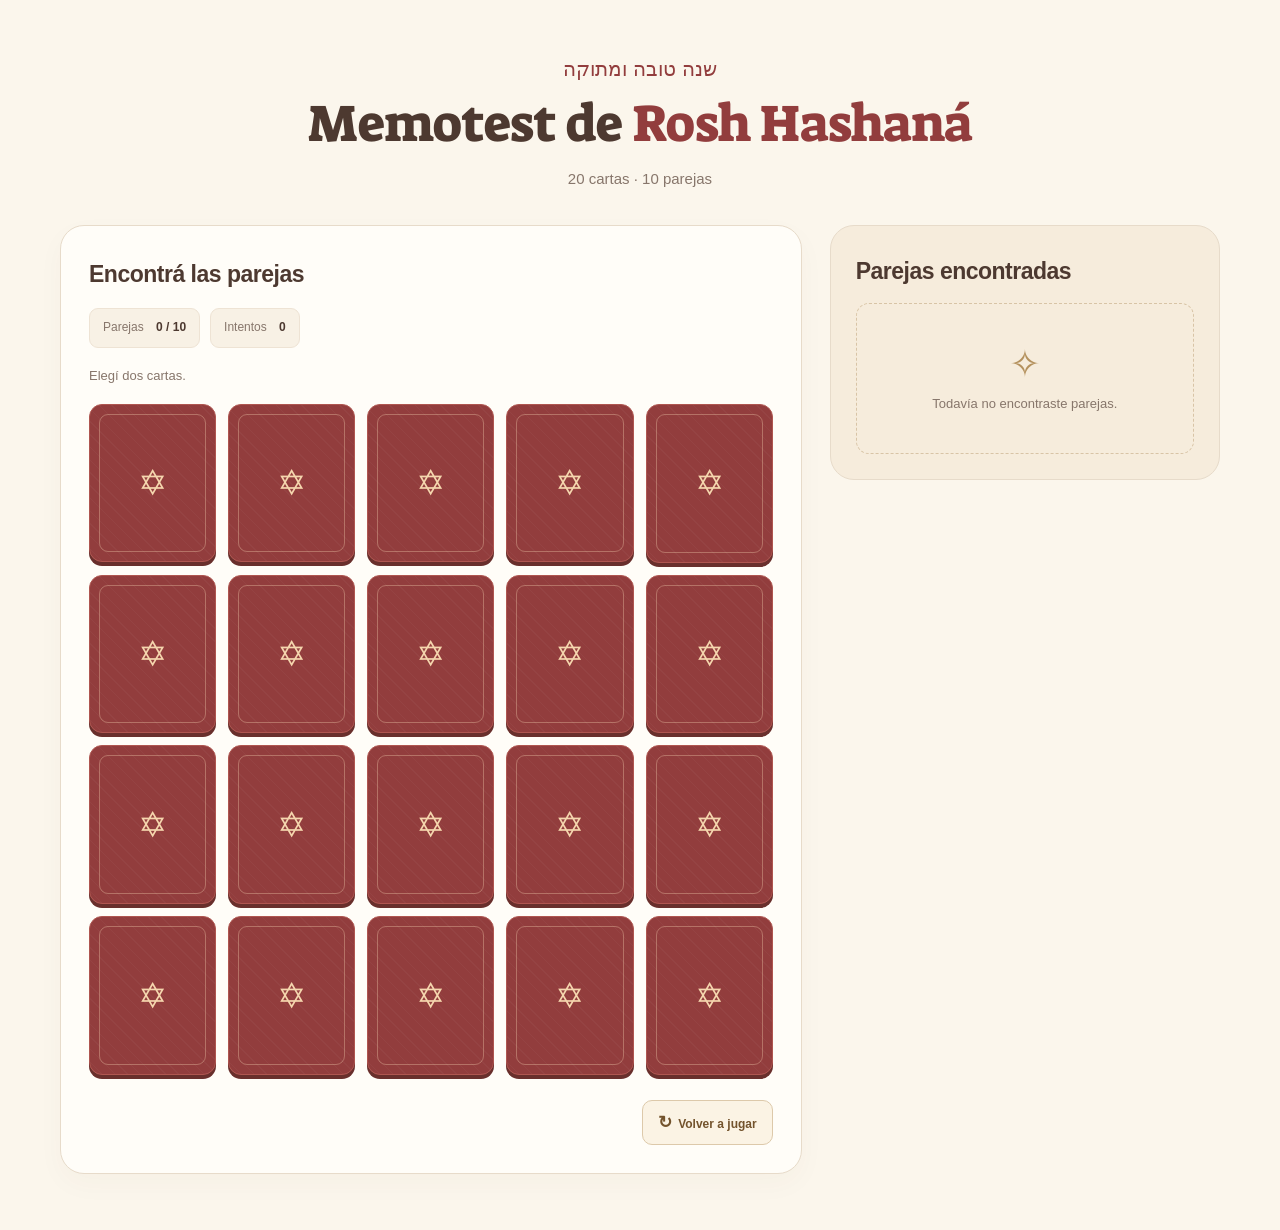
<file: memotest/index.html>
<!DOCTYPE html>
<html lang="es">
<head>
  <meta charset="UTF-8">
  <meta name="viewport" content="width=device-width, initial-scale=1.0">
  <meta name="theme-color" content="#923d3d">

  <title>Memotest de Rosh Hashaná</title>

  <link rel="preconnect" href="https://fonts.googleapis.com">
  <link rel="preconnect" href="https://fonts.gstatic.com" crossorigin>
  <link
    href="https://fonts.googleapis.com/css2?family=Suez+One&display=swap"
    rel="stylesheet"
  >

  <link rel="stylesheet" href="style.css">
  <script src="main.js" defer></script>
</head>

<body>
  <header class="encabezado">
    <p class="hebreo" lang="he" dir="rtl">
      שנה טובה ומתוקה
    </p>

    <h1>Memotest de <span>Rosh Hashaná</span></h1>
    <p class="introduccion">20 cartas · 10 parejas</p>
  </header>

  <main class="juego">
    <section class="zona-tablero" aria-labelledby="titulo-tablero">
      <div class="cabecera-tablero">
        <div>
          <h2 id="titulo-tablero">Encontrá las parejas</h2>
        </div>
      </div>

      <div class="marcadores">
        <p>
          Parejas
          <strong id="contadorParejas">0 / 10</strong>
        </p>

        <p>
          Intentos
          <strong id="contadorIntentos">0</strong>
        </p>
      </div>

      <p id="mensaje" role="status" aria-live="polite"></p>

      <div class="mesa">
        <div id="tablero" aria-label="Cartas del memotest"></div>

        <div id="victoria" hidden>
  <h3>¡Shaná tová!</h3>
  <p>Encontraste las 10 parejas.</p>
  <p>Tu número para el candado es:</p>
  <strong class="numero-premio">5</strong>
</div>
      </div>

      <div class="pie-tablero">
        <button
          id="reiniciar"
          type="button"
          onclick="reiniciarJuego()"
        >
          <span aria-hidden="true">↻</span>
          Volver a jugar
        </button>
      </div>
    </section>

    <aside aria-labelledby="titulo-coleccion">
      <h2 id="titulo-coleccion">Parejas encontradas</h2>

      <div id="sinEncontrados">
        <span aria-hidden="true">✧</span>
        <p>Todavía no encontraste parejas.</p>
      </div>

      <section id="detalle" hidden aria-labelledby="nombreSimbolo">
        <h3 id="nombreSimbolo"></h3>
        <p id="infoSimbolo"></p>

        <a
          id="fuenteSimbolo"
          target="_blank"
          rel="noopener noreferrer"
        >
          Leer más
        </a>
      </section>

      <div id="encontrados" aria-label="Parejas descubiertas"></div>
    </aside>
  </main>
</body>
</html>
</file>
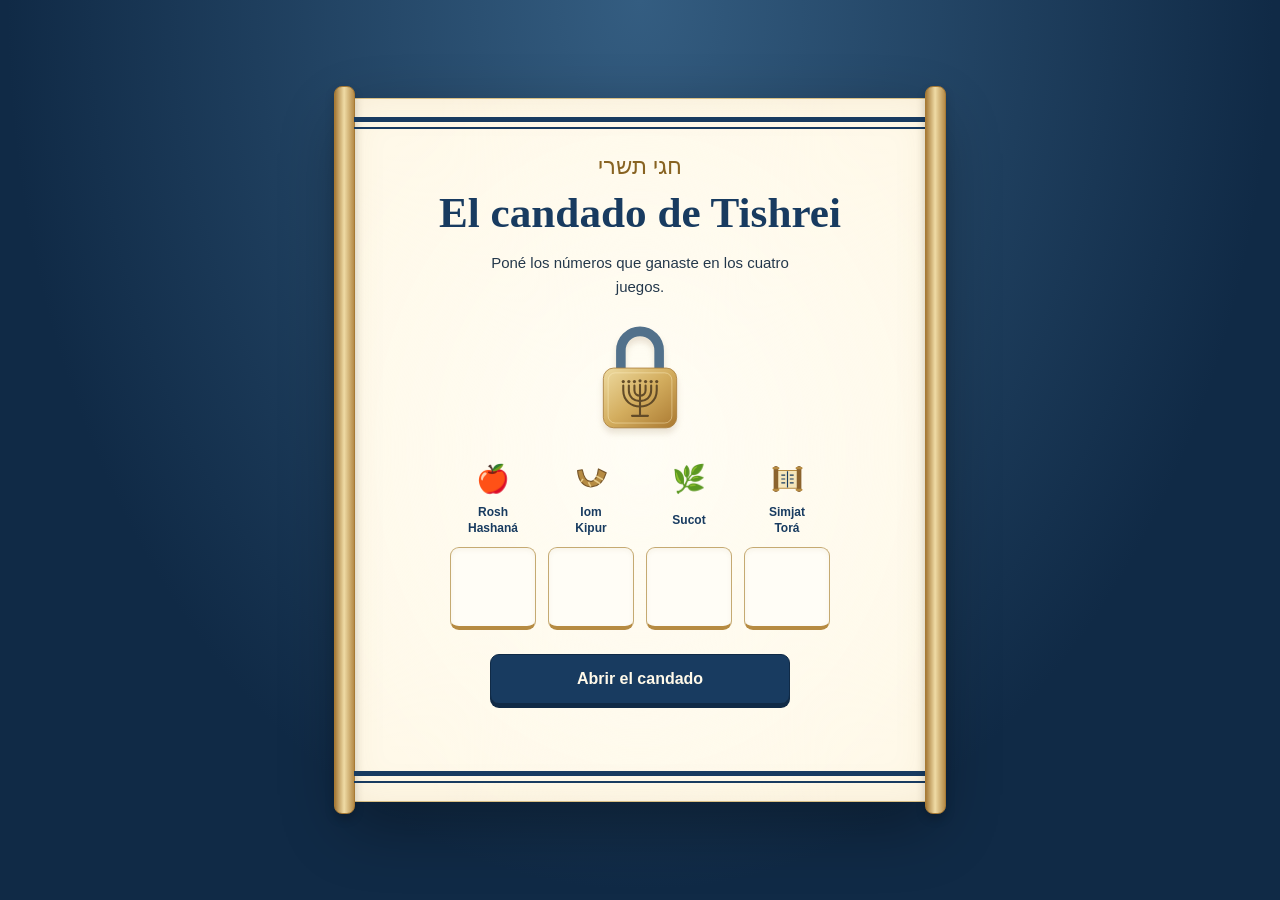
<file: candado.html>
<!DOCTYPE html>
<html lang="es">
<head>
  <meta charset="UTF-8">
  <meta name="viewport" content="width=device-width, initial-scale=1">
  <title>El candado de Tishrei</title>

  <style>
    :root {
      color-scheme: light;
      --azul: #183b60;
      --azul-oscuro: #102a46;
      --dorado: #b68b42;
      --papel: #fff9e9;
      --tinta: #24384b;
    }

    * {
      box-sizing: border-box;
    }

    [hidden] {
      display: none !important;
    }

    body {
      min-height: 100vh;
      min-height: 100svh;
      margin: 0;
      padding: 40px 28px;
      display: grid;
      place-items: center;
      background:
        radial-gradient(ellipse at top, #345d81, transparent 70%),
        var(--azul-oscuro);
      color: var(--tinta);
      font-family: Arial, sans-serif;
    }

    button,
    input {
      font: inherit;
    }

    .tarjeta {
      position: relative;
      isolation: isolate;
      width: 100%;
      max-width: 590px;
      padding: 54px 34px 42px;
      border: 1px solid #d9bf85;
      border-radius: 5px;
      background:
        radial-gradient(ellipse at center, #fffdf5, transparent 85%),
        var(--papel);
      box-shadow:
        0 24px 65px #0005,
        inset 0 0 40px #bb8b3020;
      text-align: center;
    }

    /* Rodillos del pergamino. */
    .tarjeta::before,
    .tarjeta::after {
      content: "";
      position: absolute;
      top: -13px;
      bottom: -13px;
      width: 19px;
      border: 1px solid #a77a35;
      border-radius: 8px;
      background: linear-gradient(
        90deg,
        #a67a38,
        #efdba5 48%,
        #b58b48
      );
      box-shadow: 0 5px 10px #0003;
    }

    .tarjeta::before {
      left: -12px;
    }

    .tarjeta::after {
      right: -12px;
    }

    .banda {
      position: absolute;
      left: 8px;
      right: 8px;
      height: 12px;
      border-top: 5px solid var(--azul);
      border-bottom: 2px solid var(--azul);
      pointer-events: none;
    }

    .banda.arriba {
      top: 18px;
    }

    .banda.abajo {
      bottom: 18px;
    }

    .hebreo {
      margin: 0 0 8px;
      color: #886321;
      font: 23px Georgia, serif;
    }

    h1 {
      margin: 0;
      color: var(--azul);
      font: 700 clamp(1.8rem, 5vw, 2.7rem)/1.15 Georgia, serif;
    }

    .intro {
      max-width: 340px;
      margin: 14px auto 22px;
      font-size: 15px;
      line-height: 1.6;
    }

    .candado {
      display: block;
      width: 102px;
      height: 118px;
      margin: 22px auto;
      overflow: visible;
      filter: drop-shadow(0 5px 3px #67471525);
    }

    .candado-arco {
      transform-origin: 88px 59px;
      transition: transform 500ms ease;
    }

    .candado.abierto .candado-arco {
      transform: translateY(-10px) rotate(24deg);
    }

    .codigo {
      display: grid;
      grid-template-columns: repeat(4, minmax(0, 1fr));
      gap: 12px;
      max-width: 380px;
      margin: 0 auto 24px;
    }

    .casillero {
      min-width: 0;
      cursor: text;
    }

    .simbolo {
      display: flex;
      align-items: center;
      justify-content: center;
      height: 36px;
      margin-bottom: 6px;
      font-size: 27px;
    }

    .simbolo svg {
      width: 37px;
      height: 30px;
    }

    .nombre {
      display: flex;
      align-items: center;
      justify-content: center;
      min-height: 34px;
      margin-bottom: 10px;
      color: var(--azul);
      font-size: 12px;
      font-weight: 700;
      line-height: 1.35;
    }

    .digito {
      width: 100%;
      height: 83px;
      padding: 0;
      border: 1px solid #c5aa72;
      border-bottom: 4px solid var(--dorado);
      border-radius: 9px;
      background: #fffdf6;
      color: var(--azul);
      font: 700 37px Georgia, serif;
      text-align: center;
      caret-color: var(--dorado);
      box-shadow: inset 0 2px 5px #7a5a1810;
    }

    .digito:focus {
      border-color: var(--azul);
      outline: 3px solid #9cb7cc;
      outline-offset: 3px;
    }

    .aceptar {
      width: 100%;
      max-width: 300px;
      padding: 15px 22px;
      border: 1px solid var(--azul-oscuro);
      border-radius: 9px;
      background: var(--azul);
      color: #fff9e9;
      font-weight: 700;
      cursor: pointer;
      box-shadow: 0 4px 0 var(--azul-oscuro);
      transition: background 150ms, transform 150ms;
    }

    .aceptar:hover {
      background: #24517b;
    }

    .aceptar:active {
      transform: translateY(2px);
    }

    .aceptar:focus-visible {
      outline: 3px solid var(--dorado);
      outline-offset: 4px;
    }

    .mensaje {
      min-height: 38px;
      margin: 17px 0 0;
      color: #943b2b;
      font-size: 14px;
      line-height: 1.4;
    }

    .exito {
      padding: 8px 0 18px;
      animation: aparecer 350ms ease;
    }

    .exito h2 {
      margin: 0 0 10px;
      color: var(--azul);
      font: 700 30px Georgia, serif;
    }

    .exito h2:focus {
      outline: none;
    }

    .exito p {
      margin: 0;
      line-height: 1.6;
    }

    .sacudir {
      animation: sacudir 350ms ease;
    }

    #confeti {
      position: fixed;
      inset: 0;
      z-index: 2;
      width: 100%;
      height: 100%;
      pointer-events: none;
    }

    @keyframes sacudir {
      0%, 100% {
        transform: translateX(0);
      }

      25%, 75% {
        transform: translateX(-5px);
      }

      50% {
        transform: translateX(5px);
      }
    }

    @keyframes aparecer {
      from {
        opacity: 0;
        transform: translateY(6px);
      }

      to {
        opacity: 1;
        transform: translateY(0);
      }
    }

    @media (max-width: 420px) {
      body {
        padding: 28px 24px;
      }

      .tarjeta {
        padding: 48px 17px 32px;
      }

      .hebreo {
        font-size: 20px;
      }

      .codigo {
        gap: 8px;
      }

      .nombre {
        font-size: 11px;
      }

      .digito {
        height: 68px;
        font-size: 32px;
      }
    }

    @media (prefers-reduced-motion: reduce) {
      *,
      *::before,
      *::after {
        animation: none !important;
        transition: none !important;
      }
    }
  </style>
</head>

<body>
  <canvas id="confeti" aria-hidden="true"></canvas>

  <main class="tarjeta">
    <div class="banda arriba" aria-hidden="true"></div>
    <div class="banda abajo" aria-hidden="true"></div>

    <p class="hebreo" lang="he" dir="rtl">חגי תשרי</p>

    <h1 id="titulo">El candado de Tishrei</h1>

    <p id="intro" class="intro">
      Poné los números que ganaste en los cuatro juegos.
    </p>

    <svg
      id="candado"
      class="candado"
      viewBox="0 0 128 144"
      xmlns="http://www.w3.org/2000/svg"
      role="img"
      aria-label="Candado cerrado"
    >
      <defs>
        <linearGradient id="oro" x1="0" y1="0" x2="1" y2="1">
          <stop offset="0" stop-color="#eedba1"/>
          <stop offset=".5" stop-color="#d3ad5e"/>
          <stop offset="1" stop-color="#aa7931"/>
        </linearGradient>
      </defs>

      <path
        class="candado-arco"
        d="M40 63V35a24 24 0 0 1 48 0v28"
        fill="none"
        stroke="#52718b"
        stroke-width="12"
        stroke-linecap="round"
      />

      <rect
        x="18" y="57" width="92" height="75" rx="13"
        fill="url(#oro)" stroke="#a77a35"
      />

      <rect
        x="24" y="63" width="80" height="63" rx="9"
        fill="none" stroke="#fff1c5" opacity=".55"
      />

      <!-- Menorá de siete brazos. -->
      <g
        fill="none"
        stroke="#624b28"
        stroke-width="2.6"
        stroke-linecap="round"
      >
        <path d="M64 78v38M54 117h20"/>
        <path d="M43 79v6c0 27 42 27 42 0v-6"/>
        <path d="M50 79v6c0 18 28 18 28 0v-6"/>
        <path d="M57 79v6c0 9 14 9 14 0v-6"/>
      </g>

      <g fill="#624b28">
        <circle cx="43" cy="74" r="2"/>
        <circle cx="50" cy="74" r="2"/>
        <circle cx="57" cy="74" r="2"/>
        <circle cx="64" cy="73" r="2"/>
        <circle cx="71" cy="74" r="2"/>
        <circle cx="78" cy="74" r="2"/>
        <circle cx="85" cy="74" r="2"/>
      </g>
    </svg>

    <form id="formulario" novalidate>
      <div
        id="codigo"
        class="codigo"
        role="group"
        aria-label="Código de cuatro números"
      >
        <label class="casillero">
          <span class="simbolo" aria-hidden="true">🍎</span>
          <span class="nombre">Rosh<br>Hashaná</span>

          <input
            class="digito"
            type="text"
            inputmode="numeric"
            pattern="[0-9]"
            maxlength="1"
            autocomplete="one-time-code"
            aria-label="Número de Rosh Hashaná"
            aria-describedby="mensaje"
          >
        </label>

        <label class="casillero">
          <span class="simbolo" aria-hidden="true">
            <svg
              viewBox="0 0 48 36"
              xmlns="http://www.w3.org/2000/svg"
            >
              <path
                d="M6 7c1 14 8 22 19 21 9-1 15-8 18-18l-10-5c-1 9-4 15-9 16-6 1-10-5-12-15Z"
                fill="#b68b42"
                stroke="#78582c"
                stroke-width="1.6"
                stroke-linejoin="round"
              />
              <path
                d="m30 14 9 5M27 19l8 5M20 22l3 6M13 18l-3 4"
                fill="none"
                stroke="#e8cc8b"
                stroke-width="2"
              />
            </svg>
          </span>

          <span class="nombre">Iom<br>Kipur</span>

          <input
            class="digito"
            type="text"
            inputmode="numeric"
            pattern="[0-9]"
            maxlength="1"
            autocomplete="off"
            aria-label="Número de Iom Kipur"
            aria-describedby="mensaje"
          >
        </label>

        <label class="casillero">
          <span class="simbolo" aria-hidden="true">🌿</span>
          <span class="nombre">Sucot</span>

          <input
            class="digito"
            type="text"
            inputmode="numeric"
            pattern="[0-9]"
            maxlength="1"
            autocomplete="off"
            aria-label="Número de Sucot"
            aria-describedby="mensaje"
          >
        </label>

        <label class="casillero">
          <span class="simbolo" aria-hidden="true">
            <svg
              viewBox="0 0 48 36"
              xmlns="http://www.w3.org/2000/svg"
            >
              <path
                d="M10 7h28v23H10Z"
                fill="#f5e6bb"
                stroke="#b68b42"
                stroke-width="1.5"
              />
              <path
                d="M24 8v21M16 13h5m6 0h5m-16 5h5m6 0h5m-16 5h5m6 0h5"
                stroke="#183b60"
                stroke-width="1.5"
              />
              <path
                d="M9 4v28M39 4v28"
                stroke="#8b632e"
                stroke-width="6"
                stroke-linecap="round"
              />
              <path
                d="M6 4h6M36 4h6M6 32h6m24 0h6"
                stroke="#b68b42"
                stroke-width="3"
                stroke-linecap="round"
              />
            </svg>
          </span>

          <span class="nombre">Simjat<br>Torá</span>

          <input
            class="digito"
            type="text"
            inputmode="numeric"
            pattern="[0-9]"
            maxlength="1"
            autocomplete="off"
            aria-label="Número de Simjat Torá"
            aria-describedby="mensaje"
          >
        </label>
      </div>

      <button class="aceptar" type="submit">
        Abrir el candado
      </button>

      <p
        id="mensaje"
        class="mensaje"
        role="status"
        aria-live="polite"
      ></p>
    </form>

    <section
      id="exito"
      class="exito"
      aria-labelledby="mensaje-exito"
      hidden
    >
      <h2 id="mensaje-exito" tabindex="-1">
        ¡Abriste el candado!
      </h2>
      <p>Completaste los cuatro juegos.</p>
    </section>
  </main>

  <script>
    const CODIGO_CORRECTO = '5787';

    const formulario = document.getElementById('formulario');
    const codigo = document.getElementById('codigo');
    const campos = document.querySelectorAll('.digito');
    const mensaje = document.getElementById('mensaje');
    const intro = document.getElementById('intro');
    const candado = document.getElementById('candado');
    const exito = document.getElementById('exito');
    const mensajeExito = document.getElementById('mensaje-exito');

    const movimientoReducido = window.matchMedia(
      '(prefers-reduced-motion: reduce)'
    );

    let ganado = false;

    for (let i = 0; i < campos.length; i++) {
      const campo = campos[i];

      campo.addEventListener('input', function () {
        campo.value = campo.value.replace(/[^0-9]/g, '').slice(-1);
        mensaje.textContent = '';

        if (campo.value !== '' && i < campos.length - 1) {
          campos[i + 1].focus();
        }
      });

      campo.addEventListener('paste', function (evento) {
        if (!evento.clipboardData) return;

        evento.preventDefault();

        const numeros = evento.clipboardData
          .getData('text')
          .replace(/[^0-9]/g, '');

        if (numeros === '') return;

        let posicion = i;

        for (
          let j = 0;
          j < numeros.length && posicion < campos.length;
          j++
        ) {
          campos[posicion].value = numeros[j];
          posicion++;
        }

        if (posicion >= campos.length) {
          posicion = campos.length - 1;
        }

        campos[posicion].focus();
        mensaje.textContent = '';
      });

      campo.addEventListener('keydown', function (evento) {
        if (evento.key === 'Backspace') {
          evento.preventDefault();

          if (campo.value === '' && i > 0) {
            campos[i - 1].value = '';
            campos[i - 1].focus();
          } else {
            campo.value = '';
          }

          mensaje.textContent = '';
        } else if (evento.key === 'ArrowLeft' && i > 0) {
          evento.preventDefault();
          campos[i - 1].focus();
        } else if (
          evento.key === 'ArrowRight' &&
          i < campos.length - 1
        ) {
          evento.preventDefault();
          campos[i + 1].focus();
        }
      });

      campo.addEventListener('focus', function () {
        campo.select();
      });

      campo.addEventListener('click', function () {
        campo.select();
      });
    }

    formulario.addEventListener('submit', function (evento) {
      evento.preventDefault();
      validarCodigo();
    });

    codigo.addEventListener('animationend', function () {
      codigo.classList.remove('sacudir');
    });

    function validarCodigo() {
      if (ganado) return;

      let valor = '';

      for (let i = 0; i < campos.length; i++) {
        if (campos[i].value === '') {
          mensaje.textContent = 'Completá los cuatro números.';
          campos[i].focus();
          return;
        }

        valor += campos[i].value;
      }

      if (valor !== CODIGO_CORRECTO) {
        mensaje.textContent =
          'Ese código no abre el candado. Probá de nuevo.';

        if (!movimientoReducido.matches) {
          codigo.classList.add('sacudir');
        }

        campos[0].focus();
        return;
      }

      ganado = true;
      intro.hidden = true;
      formulario.hidden = true;

      candado.classList.add('abierto');
      candado.setAttribute('aria-label', 'Candado abierto');

      exito.hidden = false;
      mensajeExito.focus();

      iniciarConfeti();
    }

    const lienzo = document.getElementById('confeti');
    const contexto = lienzo.getContext('2d');

    const colores = [
      '#183b60',
      '#b68b42',
      '#efdb9e',
      '#ffffff',
      '#7fabc7'
    ];

    const particulas = [];

    function ajustarLienzo() {
      lienzo.width = window.innerWidth;
      lienzo.height = window.innerHeight;
    }

    window.addEventListener('resize', ajustarLienzo);
    ajustarLienzo();

    function iniciarConfeti() {
      if (!contexto || movimientoReducido.matches) return;

      for (let i = 0; i < 120; i++) {
        particulas.push({
          x: lienzo.width / 2,
          y: lienzo.height / 2,
          vx: (Math.random() - 0.5) * 16,
          vy: (Math.random() - 1) * 16 - 4,
          tamano: Math.random() * 8 + 4,
          color: colores[Math.floor(Math.random() * colores.length)],
          rotacion: Math.random() * 360,
          giro: (Math.random() - 0.5) * 10
        });
      }

      animarConfeti();
    }

    function animarConfeti() {
      contexto.clearRect(0, 0, lienzo.width, lienzo.height);

      for (let i = particulas.length - 1; i >= 0; i--) {
        const particula = particulas[i];

        particula.x += particula.vx;
        particula.y += particula.vy;
        particula.vy += 0.35;
        particula.rotacion += particula.giro;

        if (particula.y > lienzo.height + 50) {
          particulas.splice(i, 1);
          continue;
        }

        contexto.save();
        contexto.translate(particula.x, particula.y);
        contexto.rotate(particula.rotacion * Math.PI / 180);
        contexto.fillStyle = particula.color;

        contexto.fillRect(
          -particula.tamano / 2,
          -particula.tamano / 2,
          particula.tamano,
          particula.tamano * 0.6
        );

        contexto.restore();
      }

      if (particulas.length > 0) {
        requestAnimationFrame(animarConfeti);
      }
    }
  </script>
</body>
</html>
</file>
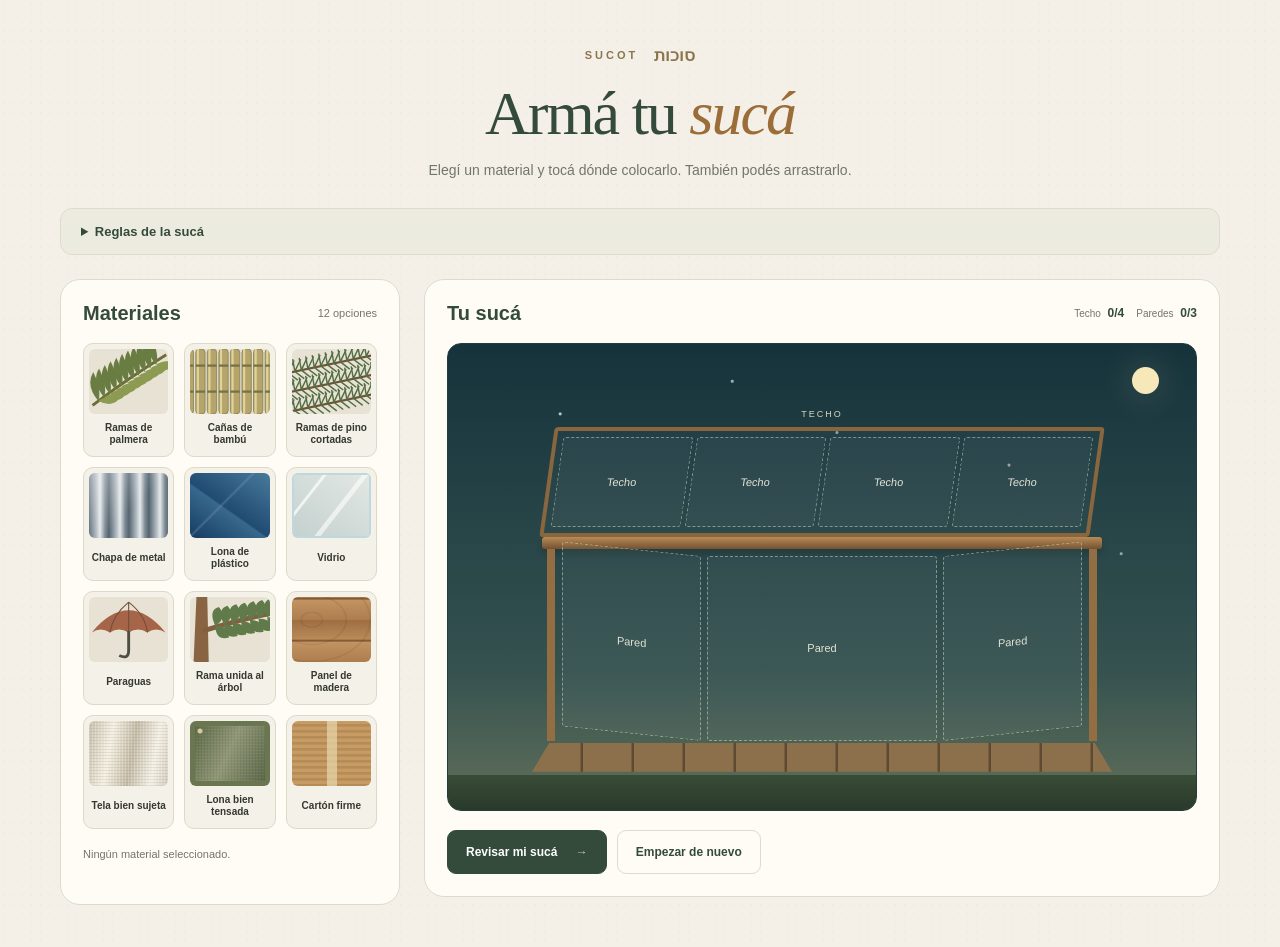
<file: arma-tu-sucot/arma-tu-suca.html>
<!DOCTYPE html>
<html lang="es">
<head>
  <meta charset="UTF-8">
  <meta name="viewport" content="width=device-width, initial-scale=1.0">
  <meta name="theme-color" content="#344b3c">

  <title>Armá tu sucá</title>

  <link rel="stylesheet" href="arma-tu-suca.css">
  <script src="arma-tu-suca.js" defer></script>
</head>

<body>
  <main>
    <header class="encabezado">
      <p class="fiesta">
        SUCOT
        <span lang="he" dir="rtl">סוכות</span>
      </p>

      <h1>Armá tu <em>sucá</em></h1>

      <p>
        Elegí un material y tocá dónde colocarlo.
        También podés arrastrarlo.
      </p>
    </header>

    <details class="reglas">
      <summary>Reglas de la sucá</summary>

      <div class="contenido-reglas">
        <p>
          El techo, llamado <strong>sjaj</strong>, se hace con ramas
          o cañas cortadas. Debe dar más sombra que sol, con espacios
          pequeños entre las ramas. Las paredes tienen que estar firmes.
        </p>

        <p>
          En esta maqueta, completá los cuatro sectores del techo
          y las tres paredes. Tocá una pieza puesta para quitarla;
          si tenés otro material seleccionado, la reemplazás.
        </p>

        <a
          href="https://es.chabad.org/library/article_cdo/aid/420823/jewish/How-to-Build-a-Sukkah.htm"
          target="_blank"
          rel="noopener noreferrer"
        >
          Leer más
        </a>
      </div>
    </details>

    <div class="juego">
      <section class="materiales" aria-labelledby="titulo-materiales">
        <div class="cabecera-panel">
          <h2 id="titulo-materiales">Materiales</h2>
          <span class="cantidad">12 opciones</span>
        </div>

        <div id="pal" class="pal"></div>

        <p id="seleccion" class="seleccion" aria-live="polite">
          Ningún material seleccionado.
        </p>
      </section>

      <section class="construccion" aria-labelledby="titulo-suca">
        <div class="cabecera-panel">
          <h2 id="titulo-suca">Tu sucá</h2>

          <div class="contadores" aria-live="polite">
            <span>
              Techo
              <strong id="cuenta-techo">0/4</strong>
            </span>

            <span>
              Paredes
              <strong id="cuenta-paredes">0/3</strong>
            </span>
          </div>
        </div>

        <div id="scene" class="scene" aria-label="Maqueta de la sucá">
          <div class="luna" aria-hidden="true"></div>

          <div class="estructura">
            <div class="etiqueta-zona">TECHO</div>
            <div id="roof" class="roof"></div>
            <div class="viga" aria-hidden="true"></div>
            <div id="walls" class="walls"></div>
            <div class="piso" aria-hidden="true"></div>
          </div>
        </div>

        <div class="acciones">
          <button id="chk" class="principal" type="button">
            Revisar mi sucá
            <span aria-hidden="true">→</span>
          </button>

          <button id="rst" class="secundario" type="button">
            Empezar de nuevo
          </button>
        </div>

        <div
          id="res"
          class="resultado"
          role="status"
          aria-live="polite"
          hidden
        ></div>
      </section>
    </div>
  </main>

  <dialog id="premio" class="premio" aria-labelledby="titulo-premio">
    <div class="contenido-premio">
      <p class="fiesta">SUCÁ TERMINADA</p>

      <h2 id="titulo-premio">Código del candado</h2>

      <p>El número de este juego es:</p>

      <div class="digito">8</div>

      <button id="cerrar" class="principal" type="button">
        Cerrar
      </button>
    </div>

    <div id="confeti" class="confeti" aria-hidden="true"></div>
  </dialog>
</body>
</html>
</file>
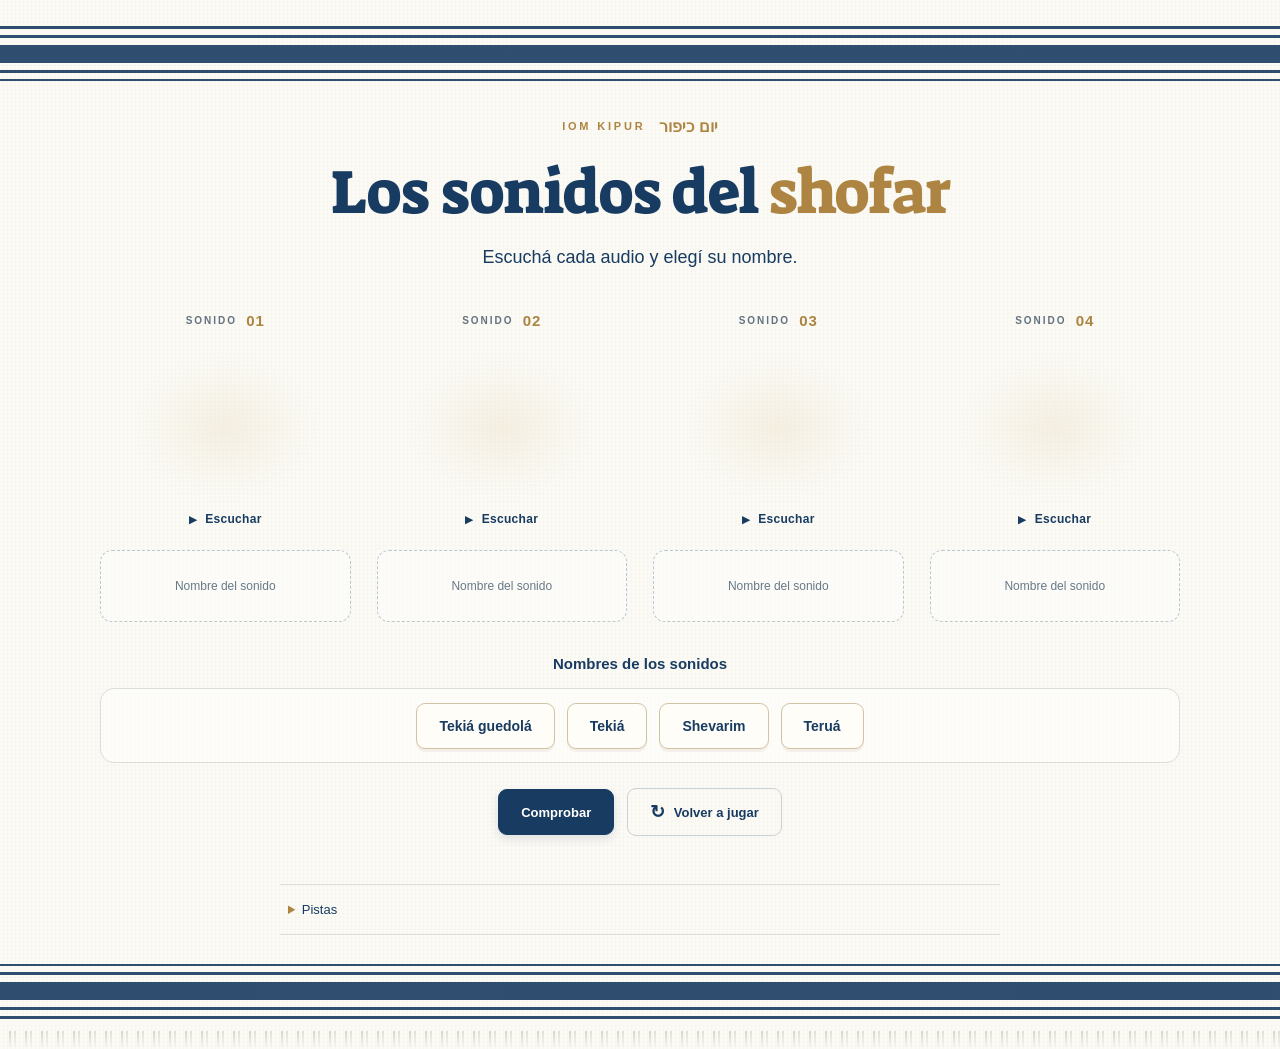
<file: shofar/shofar.html>
<!DOCTYPE html>
<html lang="es">
<head>
  <meta charset="UTF-8">
  <meta name="viewport" content="width=device-width, initial-scale=1.0">
  <meta name="theme-color" content="#183b61">

  <title>Los sonidos del shofar</title>

  <link rel="preconnect" href="https://fonts.googleapis.com">
  <link rel="preconnect" href="https://fonts.gstatic.com" crossorigin>
  <link
    href="https://fonts.googleapis.com/css2?family=Suez+One&display=swap"
    rel="stylesheet"
  >

  <link rel="stylesheet" href="shofar-style.css">
  <script src="shofar-main.js" defer></script>
</head>

<body>
  <div class="franjas-talit franjas-superiores" aria-hidden="true"></div>
  <div class="franjas-talit franjas-inferiores" aria-hidden="true"></div>
  <div class="flecos-talit" aria-hidden="true"></div>

  <main>
    <header class="encabezado">
      <p class="fiesta">
        IOM KIPUR
        <span lang="he" dir="rtl">יום כיפור</span>
      </p>

      <h1>Los sonidos del <span>shofar</span></h1>

      <p class="introduccion">
        Escuchá cada audio y elegí su nombre.
      </p>
    </header>

    <section class="sonidos" aria-label="Escuchá y respondé">
      <article class="sonido">
        <p class="numero">SONIDO <span>01</span></p>

        <button
          id="sonido0"
          class="boton-sonido"
          type="button"
          onclick="reproducir(0)"
          aria-pressed="false"
          aria-label="Escuchar sonido 1"
        >
          <span class="instrumento" aria-hidden="true">
            <span class="halo"></span>
            <span class="imagen-shofar"></span>

            <span class="notas">
              <span class="nota">♪</span>
              <span class="nota">♫</span>
              <span class="nota">♩</span>
              <span class="nota">♪</span>
            </span>
          </span>

          <span class="etiqueta-sonido">
            <span class="icono-sonido" aria-hidden="true">▶</span>
            <span class="texto-sonido">Escuchar</span>
          </span>
        </button>

        <div
          id="slot0"
          class="slot"
          tabindex="0"
          role="group"
          aria-label="Respuesta para el sonido 1"
          ondragover="permitirSoltar(event)"
          ondrop="soltar(event, this)"
          onclick="colocar(this)"
          onkeydown="usarTeclado(event, this)"
        ></div>
      </article>

      <article class="sonido">
        <p class="numero">SONIDO <span>02</span></p>

        <button
          id="sonido1"
          class="boton-sonido"
          type="button"
          onclick="reproducir(1)"
          aria-pressed="false"
          aria-label="Escuchar sonido 2"
        >
          <span class="instrumento" aria-hidden="true">
            <span class="halo"></span>
            <span class="imagen-shofar"></span>

            <span class="notas">
              <span class="nota">♪</span>
              <span class="nota">♫</span>
              <span class="nota">♩</span>
              <span class="nota">♪</span>
            </span>
          </span>

          <span class="etiqueta-sonido">
            <span class="icono-sonido" aria-hidden="true">▶</span>
            <span class="texto-sonido">Escuchar</span>
          </span>
        </button>

        <div
          id="slot1"
          class="slot"
          tabindex="0"
          role="group"
          aria-label="Respuesta para el sonido 2"
          ondragover="permitirSoltar(event)"
          ondrop="soltar(event, this)"
          onclick="colocar(this)"
          onkeydown="usarTeclado(event, this)"
        ></div>
      </article>

      <article class="sonido">
        <p class="numero">SONIDO <span>03</span></p>

        <button
          id="sonido2"
          class="boton-sonido"
          type="button"
          onclick="reproducir(2)"
          aria-pressed="false"
          aria-label="Escuchar sonido 3"
        >
          <span class="instrumento" aria-hidden="true">
            <span class="halo"></span>
            <span class="imagen-shofar"></span>

            <span class="notas">
              <span class="nota">♪</span>
              <span class="nota">♫</span>
              <span class="nota">♩</span>
              <span class="nota">♪</span>
            </span>
          </span>

          <span class="etiqueta-sonido">
            <span class="icono-sonido" aria-hidden="true">▶</span>
            <span class="texto-sonido">Escuchar</span>
          </span>
        </button>

        <div
          id="slot2"
          class="slot"
          tabindex="0"
          role="group"
          aria-label="Respuesta para el sonido 3"
          ondragover="permitirSoltar(event)"
          ondrop="soltar(event, this)"
          onclick="colocar(this)"
          onkeydown="usarTeclado(event, this)"
        ></div>
      </article>

      <article class="sonido">
        <p class="numero">SONIDO <span>04</span></p>

        <button
          id="sonido3"
          class="boton-sonido"
          type="button"
          onclick="reproducir(3)"
          aria-pressed="false"
          aria-label="Escuchar sonido 4"
        >
          <span class="instrumento" aria-hidden="true">
            <span class="halo"></span>
            <span class="imagen-shofar"></span>

            <span class="notas">
              <span class="nota">♪</span>
              <span class="nota">♫</span>
              <span class="nota">♩</span>
              <span class="nota">♪</span>
            </span>
          </span>

          <span class="etiqueta-sonido">
            <span class="icono-sonido" aria-hidden="true">▶</span>
            <span class="texto-sonido">Escuchar</span>
          </span>
        </button>

        <div
          id="slot3"
          class="slot"
          tabindex="0"
          role="group"
          aria-label="Respuesta para el sonido 4"
          ondragover="permitirSoltar(event)"
          ondrop="soltar(event, this)"
          onclick="colocar(this)"
          onkeydown="usarTeclado(event, this)"
        ></div>
      </article>
    </section>

    <section class="respuestas" aria-labelledby="titulo-tarjetas">
      <h2 id="titulo-tarjetas">Nombres de los sonidos</h2>

      <div
        id="tarjetas"
        class="tarjetas"
        tabindex="0"
        role="group"
        aria-label="Tarjetas disponibles"
        ondragover="permitirSoltar(event)"
        ondrop="soltar(event, this)"
        onclick="colocar(this)"
        onkeydown="usarTeclado(event, this)"
      >
        <button
          id="tarjeta0"
          class="tarjeta"
          type="button"
          data-tipo="0"
          draggable="true"
          ondragstart="arrastrar(event)"
          onclick="seleccionar(event, this)"
          aria-pressed="false"
        >
          Tekiá
        </button>

        <button
          id="tarjeta1"
          class="tarjeta"
          type="button"
          data-tipo="1"
          draggable="true"
          ondragstart="arrastrar(event)"
          onclick="seleccionar(event, this)"
          aria-pressed="false"
        >
          Shevarim
        </button>

        <button
          id="tarjeta2"
          class="tarjeta"
          type="button"
          data-tipo="2"
          draggable="true"
          ondragstart="arrastrar(event)"
          onclick="seleccionar(event, this)"
          aria-pressed="false"
        >
          Teruá
        </button>

        <button
          id="tarjeta3"
          class="tarjeta"
          type="button"
          data-tipo="3"
          draggable="true"
          ondragstart="arrastrar(event)"
          onclick="seleccionar(event, this)"
          aria-pressed="false"
        >
          Tekiá guedolá
        </button>
      </div>
    </section>

    <div class="acciones">
      <button class="comprobar" type="button" onclick="comprobar()">
        Comprobar
      </button>

      <button class="reiniciar" type="button" onclick="reiniciar()">
        <span aria-hidden="true">↻</span>
        Volver a jugar
      </button>
    </div>

    <p id="mensaje" role="status" aria-live="polite"></p>

    <section
      id="premio-shofar"
      class="premio-candado"
      role="status"
      aria-live="polite"
      hidden
    >
      <p>Tu número para el candado es:</p>
      <strong class="numero-premio">7</strong>
    </section>

    <details>
      <summary>Pistas</summary>

      <ul class="pistas">
        <li>
          <strong>Tekiá</strong>
          <span>Un sonido largo y continuo.</span>
        </li>

        <li>
          <strong>Shevarim</strong>
          <span>Tres sonidos de duración media.</span>
        </li>

        <li>
          <strong>Teruá</strong>
          <span>Al menos nueve sonidos muy cortos.</span>
        </li>

        <li>
          <strong>Tekiá guedolá</strong>
          <span>Una tekiá prolongada.</span>
        </li>
      </ul>
    </details>
  </main>
</body>
</html>
</file>
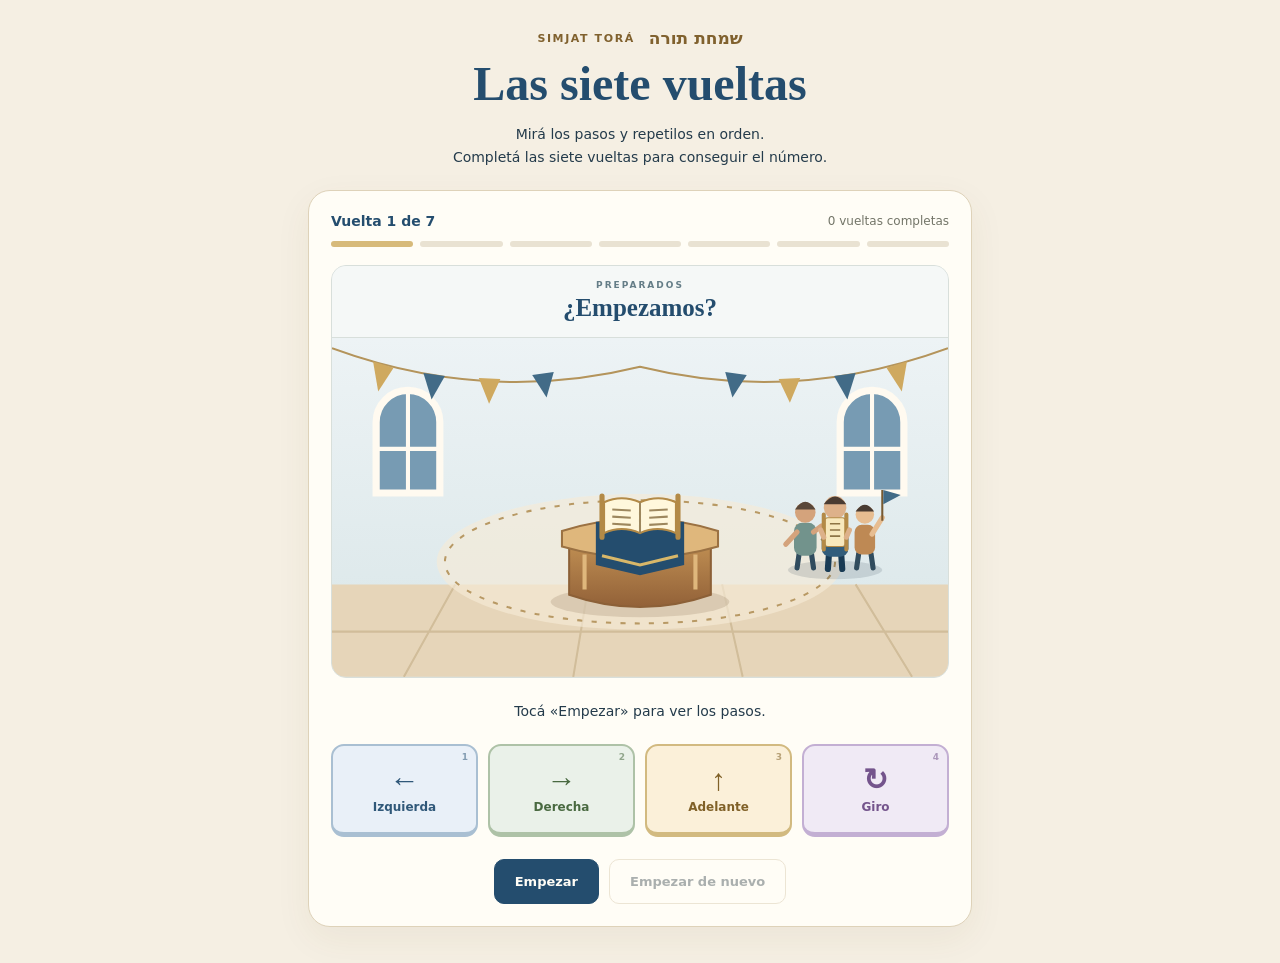
<file: simjat-juego/juego.html>
<!DOCTYPE html>
<html lang="es">
<head>
  <meta charset="UTF-8">
  <meta name="viewport" content="width=device-width, initial-scale=1">
  <title>Las siete vueltas · Simjat Torá</title>
  <link rel="stylesheet" href="juego-style.css">
  <script src="juego-main.js" defer></script>
</head>
<body>
  <main class="pagina">
    <header class="encabezado">
      <p class="festividad">
        SIMJAT TORÁ
        <span lang="he" dir="rtl">שמחת תורה</span>
      </p>
      <h1>Las siete vueltas</h1>
      <p>
        Mirá los pasos y repetilos en orden.<br>
        Completá las siete vueltas para conseguir el número.
      </p>
    </header>

    <section class="juego" aria-label="Juego de memoria">
      <div class="cabecera">
        <strong id="ronda">Vuelta 1 de 7</strong>
        <span id="contador">0 vueltas completas</span>
      </div>

      <ol id="progreso" class="progreso" aria-label="Vueltas completadas"></ol>

      <div class="escena">
        <div class="cartel">
          <span id="etapa">PREPARADOS</span>
          <strong id="paso-actual">¿Empezamos?</strong>
        </div>

        <svg viewBox="0 0 600 330" role="img"
          aria-label="Personas con una Torá alrededor de la bimá, la plataforma de lectura"
          xmlns="http://www.w3.org/2000/svg">
          <defs>
            <linearGradient id="pared" x2="0" y2="1">
              <stop stop-color="#edf3f5"/>
              <stop offset="1" stop-color="#d9e6e8"/>
            </linearGradient>
            <linearGradient id="madera" x2="0" y2="1">
              <stop stop-color="#c49355"/>
              <stop offset="1" stop-color="#926138"/>
            </linearGradient>
          </defs>

          <rect width="600" height="330" fill="url(#pared)"/>
          <path d="M0 240H600V330H0Z" fill="#e6d5b9"/>
          <path d="M0 286H600M120 240 70 330M250 240 235 330M380 240 400 330M510 240 565 330"
            fill="none" stroke="#d1bd9a" stroke-width="2"/>

          <g fill="#779bb3" stroke="#fffaf0" stroke-width="7">
            <path d="M43 151V82a31 31 0 0 1 62 0v69Z"/>
            <path d="M495 151V82a31 31 0 0 1 62 0v69Z"/>
          </g>
          <g stroke="#fffaf0" stroke-width="4">
            <path d="M74 53v98M44 108h61M526 53v98M496 108h61"/>
          </g>

          <path d="M0 10Q150 65 300 28Q450 65 600 10"
            fill="none" stroke="#b4945b" stroke-width="2"/>
          <g fill="#cfa95f">
            <path d="m40 23 20 6-15 23Z"/>
            <path d="m143 39 21 1-11 24Z"/>
            <path d="m435 40 21-1-10 24Z"/>
            <path d="m540 29 20-6-5 29Z"/>
          </g>
          <g fill="#426b87">
            <path d="m89 34 21 3-13 23Z"/>
            <path d="m195 36 21-3-7 25Z"/>
            <path d="m383 33 21 3-14 22Z"/>
            <path d="m489 37 21-3-8 26Z"/>
          </g>

          <ellipse cx="300" cy="218" rx="198" ry="66"
            fill="#f6ecd8" opacity=".65"/>
          <ellipse cx="300" cy="218" rx="190" ry="60"
            fill="none" stroke="#b89964" stroke-width="2" stroke-dasharray="5 9"/>

          <g id="atras"></g>

          <g id="bima">
            <ellipse cx="300" cy="257" rx="87" ry="15" fill="#795f4030"/>
            <path d="M231 194h138v56q-69 24-138 0Z"
              fill="url(#madera)" stroke="#8c6037" stroke-width="2"/>
            <path d="M246 211v34M354 211v34"
              stroke="#dfb77c" stroke-width="4"/>
            <path d="M224 188q76-24 152 0v15q-76 22-152 0Z"
              fill="#dfb77c" stroke="#9b7142" stroke-width="2"/>
            <path d="M257 179h86v42l-43 10-43-10Z" fill="#244d6e"/>
            <path d="M263 212l37 9 37-9"
              fill="none" stroke="#d8b769" stroke-width="3"/>

            <path d="M265 160q17-8 35 0 18-8 35 0v30q-18-8-35 0-18-8-35 0Z"
              fill="#fff7dc" stroke="#b38a47" stroke-width="2"/>
            <path d="M300 160v30M273 167l18 1m-18 6 18 1m-18 6 18 1m18-14 18-1m-18 8 18-1m-18 8 18-1"
              stroke="#9d875e" stroke-width="2"/>
            <path d="M263 154v40M337 154v40"
              stroke="#b38a47" stroke-width="5" stroke-linecap="round"/>
          </g>

          <g id="delante">
            <g id="procesion" transform="translate(490 218)">
              <ellipse cx="0" cy="8" rx="46" ry="9" fill="#22374725"/>

              <g transform="translate(-29 0)">
                <path d="M-6-8-8 6M6-8 8 6"
                  stroke="#304c5e" stroke-width="5" stroke-linecap="round"/>
                <rect x="-11" y="-38" width="22" height="32" rx="8" fill="#72938c"/>
                <circle cy="-48" r="10" fill="#d4a37c"/>
                <path d="M-10-51q10-15 20 0" fill="#594739"/>
                <path d="M-8-29-19-17M8-29 16-35"
                  stroke="#d4a37c" stroke-width="5" stroke-linecap="round"/>
              </g>

              <g transform="translate(29 0)">
                <path d="M-6-8-8 6M6-8 8 6"
                  stroke="#304c5e" stroke-width="5" stroke-linecap="round"/>
                <rect x="-10" y="-36" width="20" height="29" rx="7" fill="#be8954"/>
                <circle cy="-46" r="9" fill="#e7bd91"/>
                <path d="M-9-49q9-13 18 0" fill="#493b32"/>
                <path d="M7-27 17-43"
                  stroke="#e7bd91" stroke-width="5" stroke-linecap="round"/>
                <path d="M17-40v-30" stroke="#785a32" stroke-width="2"/>
                <path d="m18-70 17 5-17 9Z" fill="#426b87"/>
              </g>

              <g>
                <path d="M-6-7-7 7M6-7 7 7"
                  stroke="#183b55" stroke-width="6" stroke-linecap="round"/>
                <rect x="-13" y="-40" width="26" height="35" rx="8" fill="#315d7b"/>
                <circle cy="-53" r="11" fill="#ddb18a"/>
                <path d="M-11-56q11-15 22 0" fill="#493b32"/>
                <rect x="-10" y="-43" width="20" height="28" rx="3"
                  fill="#f7e8bd" stroke="#b38a47"/>
                <path d="M-11-46v34M11-46v34"
                  stroke="#b38a47" stroke-width="4" stroke-linecap="round"/>
                <path d="M-5-37H5M-5-31H5M-5-25H5"
                  stroke="#8d7445" stroke-width="1.5"/>
                <path d="M-14-31-11-24M14-31 11-24"
                  stroke="#ddb18a" stroke-width="5" stroke-linecap="round"/>
              </g>
            </g>
          </g>
        </svg>
      </div>

      <p id="estado" class="estado" role="status" aria-live="polite">
        Tocá «Empezar» para ver los pasos.
      </p>
      <p id="lectura" class="solo-lectores" aria-live="polite"></p>

      <div class="pasos" role="group" aria-label="Pasos del baile">
        <button id="paso-0" class="paso izquierda" type="button"
          aria-keyshortcuts="1" disabled>
          <span class="tecla" aria-hidden="true">1</span>
          <span class="icono" aria-hidden="true">←</span>
          <span>Izquierda</span>
        </button>

        <button id="paso-1" class="paso derecha" type="button"
          aria-keyshortcuts="2" disabled>
          <span class="tecla" aria-hidden="true">2</span>
          <span class="icono" aria-hidden="true">→</span>
          <span>Derecha</span>
        </button>

        <button id="paso-2" class="paso adelante" type="button"
          aria-keyshortcuts="3" disabled>
          <span class="tecla" aria-hidden="true">3</span>
          <span class="icono" aria-hidden="true">↑</span>
          <span>Adelante</span>
        </button>

        <button id="paso-3" class="paso giro" type="button"
          aria-keyshortcuts="4" disabled>
          <span class="tecla" aria-hidden="true">4</span>
          <span class="icono" aria-hidden="true">↻</span>
          <span>Giro</span>
        </button>
      </div>

      <div class="acciones">
        <button id="accion" class="principal" type="button">Empezar</button>
        <button id="reiniciar" class="secundario" type="button" disabled>
          Empezar de nuevo
        </button>
      </div>

      <p id="resumen-premio" class="resumen-premio" hidden>
        Número del candado: <b>7</b>
      </p>
    </section>
  </main>

  <dialog id="premio" aria-labelledby="titulo-premio">
    <p class="festividad">SIMJAT TORÁ</p>
    <h2 id="titulo-premio">¡Completaste las siete vueltas!</h2>
    <p>El número para el candado es</p>
    <div class="numero-premio">7</div>
    <button id="cerrar-premio" class="principal" type="button" autofocus>
      Cerrar
    </button>
  </dialog>

  <div id="confeti" aria-hidden="true"></div>
</body>
</html>
</file>
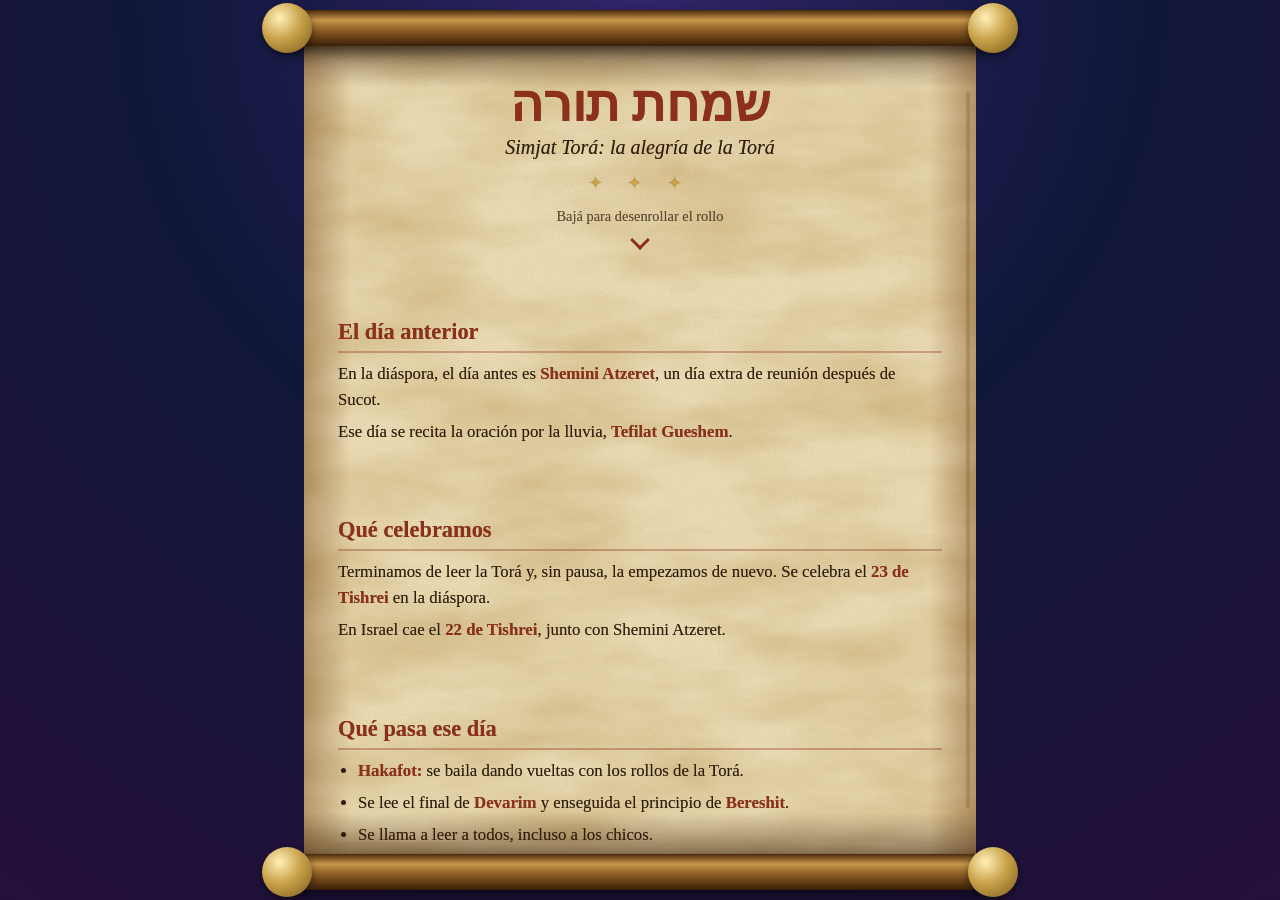
<file: simjat-tora/simjat-tora.html>
<!DOCTYPE html>
<html lang="es">

<head>
  <meta charset="utf-8">
  <meta name="viewport" content="width=device-width, initial-scale=1, viewport-fit=cover">
  <title>Simjat Torá</title>
  <link rel="stylesheet" href="simjat-tora.css">
</head>

<body>
  <div class="app">
    <div class="roller"></div>
    <div class="wrap">
      <div class="prog"><i id="bar"></i></div>
      <div class="parch" id="parch">

        <div class="sec in" id="hero">
          <h1 id="ttl">שמחת תורה</h1>
          <div class="sub">Simjat Torá: la alegría de la Torá</div>
          <div class="orn">&#10022; &#10022; &#10022;</div>
          <div class="hint">Bajá para desenrollar el rollo</div>
          <div class="arrow"></div>
        </div>

        <div class="sec">
          <h2>El día anterior</h2>
          <p>En la diáspora, el día antes es <b>Shemini Atzeret</b>, un día extra de reunión después de Sucot.</p>
          <p>Ese día se recita la oración por la lluvia, <b>Tefilat Gueshem</b>.</p>
        </div>

        <div class="sec">
          <h2>Qué celebramos</h2>
          <p>Terminamos de leer la Torá y, sin pausa, la empezamos de nuevo. Se celebra el <b>23 de Tishrei</b> en la
            diáspora.</p>
          <p>En Israel cae el <b>22 de Tishrei</b>, junto con Shemini Atzeret.</p>
        </div>

        <div class="sec">
          <h2>Qué pasa ese día</h2>
          <ul>
            <li><b>Hakafot:</b> se baila dando vueltas con los rollos de la Torá.</li>
            <li>Se lee el final de <b>Devarim</b> y enseguida el principio de <b>Bereshit</b>.</li>
            <li>Se llama a leer a todos, incluso a los chicos.</li>
            <li>Se honra al <b>Jatán Torá</b> y al <b>Jatán Bereshit</b>, quienes leen el final y el comienzo.</li>
          </ul>
        </div>

        <div class="sec">
          <h2>Los cinco libros</h2>
          <p>La Torá tiene cinco libros, y se divide en <b>54 parashiot</b>. Se lee una por semana durante todo el año.
          </p>
          <ul>
            <li><b>Bereshit:</b> Génesis</li>
            <li><b>Shemot:</b> Éxodo</li>
            <li><b>Vayikrá:</b> Levítico</li>
            <li><b>Bamidbar:</b> Números</li>
            <li><b>Devarim:</b> Deuteronomio</li>
          </ul>
        </div>

        <div class="sec">
          <h2>Las siete hakafot</h2>
          <p>Se dan siete vueltas alrededor de la bimá con los rollos. Entre vuelta y vuelta se canta y se baila.</p>
          <p>Se hacen de noche y, en muchas comunidades, también de día.</p>
        </div>

        <div class="sec">
          <h2>Símbolos</h2>
          <p>Los rollos de la Torá, las banderitas y los caramelos para los chicos.</p>
        </div>

        <div class="sec">
          <h2>Los chicos también leen</h2>
          <p>Se llama a la Torá a todos los chicos, en un momento llamado <b>Kol HaNe'arim</b>. Se los junta bajo un
            talit grande extendido sobre sus cabezas.</p>
          <p>Después reciben caramelos y banderitas.</p>
        </div>

        <div class="sec">
          <h2>El final y el comienzo</h2>
          <p>El último pasaje de Devarim cuenta la muerte de Moshé. La Torá termina con las palabras "ante los ojos de
            todo Israel".</p>
          <p>Enseguida se empieza Bereshit. Una explicación tradicional dice que es para que la Torá nunca quede
            "cerrada".</p>
        </div>

        <div class="sec">
          <h2>Palabras en hebreo</h2>
          <div class="gl">
            <div><span class="he">הקפות</span><b>Hakafot</b><small>Significa "vueltas" o "rodeos". Son las siete vueltas
                que se bailan con los rollos de la Torá.</small></div>
            <div><span class="he">ספר תורה</span><b>Sefer Torá</b><small>Sefer es "libro" y Torá es "enseñanza". Es el
                rollo de pergamino escrito a mano con los cinco libros.</small></div>
            <div><span class="he">חתן תורה</span><b>Jatán Torá</b><small>Jatán es "novio". Es quien lee el final de la
                Torá, como si se "casara" con ella.</small></div>
            <div><span class="he">חתן בראשית</span><b>Jatán Bereshit</b><small>Es el "novio" del comienzo: quien lee el
                principio de Bereshit, para que la lectura vuelva a empezar.</small></div>
            <div><span class="he">פרשה</span><b>Parashá</b><small>Significa "porción". Es cada fragmento de la Torá que
                se lee en una semana.</small></div>
            <div><span class="he">שמיני עצרת</span><b>Shemini Atzeret</b><small>Shemini es "octavo" y Atzeret es
                "reunión". Es el día que sigue a los siete días de Sucot.</small></div>
          </div>
        </div>

        <div class="sec">
          <h2>Qué nos deja</h2>
          <p>La Torá no se termina. Llegás al final y volvés al principio, y siempre encontrás algo nuevo.</p>
        </div>

        <div class="sec">
          <h2>Para pensar</h2>
          <ul>
            <li>¿Qué capítulo de tu año querés cerrar, y cuál querés empezar?</li>
            <li>¿Qué aprendiste en Tishrei que te quieras llevar todo el año?</li>
            <li>¿Con quién te gustaría "bailar la Torá" este año?</li>
          </ul>
        </div>

        <div class="sec">
          <h2>Dato poco conocido</h2>
          <p>Esta fiesta <b>no aparece en la Torá</b>. Se desarrolló siglos después, en la época de los Gueonim.</p>
          <p>Una tradición cuenta que la Torá termina con la letra lamed y empieza con la bet. Juntas forman <b>lev</b>,
            "corazón".</p>
        </div>

        <div class="sec">
          <h2>El camino de Tishrei</h2>
          <div class="path">
            <div><b>Rosh Hashaná</b> &middot; nos miramos y nos juzgamos</div>
            <div><b>Iom Kipur</b> &middot; pedimos perdón y soltamos la culpa</div>
            <div><b>Sucot</b> &middot; vivimos con poco, con gratitud y en comunidad</div>
            <div><b>Simjat Torá</b> &middot; celebramos y empezamos de nuevo</div>
          </div>
        </div>

        <div class="sec end">
          <div class="orn">&#10022; &#10022; &#10022;</div>
          <div class="he">חזק חזק ונתחזק</div>
          <p><b>Jazak, jazak, venitjazek</b><br>Sé fuerte, sé fuerte, y que nos fortalezcamos.</p>
          <p>Terminaste el rollo. En Simjat Torá, ahora viene el principio.</p>
          <button id="again">Empezar de nuevo: Bereshit</button>
        </div>

      </div>
    </div>
    <div class="roller"></div>
  </div>
  <script src="simjat-tora.js"></script>
</body>

</html>
</file>
<file: memotest/style.css>
:root {
  --fondo: #fbf6ec;
  --papel: #fffdf8;
  --granada: #923d3d;
  --miel: #b8791e;
  --texto: #4d3930;
  --suave: #87766b;
  --linea: #e7dbca;
}

* { box-sizing: border-box; }
[hidden] { display: none !important; }

body {
  margin: 0;
  padding: 44px 24px 56px;
  color: var(--texto);
  background-color: var(--fondo);
  background-image: radial-gradient(#dfcbb777 0.7px, transparent 0.7px);
  background-size: 18px 18px;
  font-family: Arial, Helvetica, sans-serif;
}

button, a { -webkit-tap-highlight-color: transparent; }
button { font: inherit; cursor: pointer; }
p { line-height: 1.6; }
.encabezado { text-align: center; margin: 0 auto 34px; }
.etiqueta {
  margin: 0;
  color: var(--miel);
  font-size: 10px;
  font-weight: bold;
  letter-spacing: 1.8px;
  line-height: 1.6;
}
.hebreo { margin: 9px 0 3px; color: var(--granada); font-size: 20px; }
h1 {
  margin: 8px 0 12px;
  font-family: "Suez One", Georgia, serif;
  font-size: clamp(32px, 4.4vw, 52px);
  font-weight: 400;
  line-height: 1.2;
  letter-spacing: -1px;
}
h1 span { color: var(--granada); }
.introduccion { margin: 0; color: var(--suave); font-size: 15px; }
h2 { margin: 7px 0 0; font-size: 23px; letter-spacing: -0.5px; }

.juego {
  display: grid;
  grid-template-columns: minmax(0, 1.9fr) minmax(290px, 1fr);
  align-items: start;
  gap: 28px;
  max-width: 1160px;
  margin: 0 auto;
}
.zona-tablero {
  padding: 28px;
  border: 1px solid var(--linea);
  border-radius: 24px;
  background: var(--papel);
  box-shadow: 0 10px 28px #67412b08;
}
.cabecera-tablero { display: flex; justify-content: space-between; align-items: center; gap: 15px; }
.sello {
  display: grid;
  place-items: center;
  flex-shrink: 0;
  width: 47px;
  height: 47px;
  border: 1px solid #dfc69f;
  border-radius: 50%;
  color: var(--miel);
  font-size: 28px;
  transform: rotate(-10deg);
}
.marcadores { display: flex; gap: 10px; margin-top: 20px; }
.marcadores p {
  margin: 0;
  padding: 9px 13px;
  border: 1px solid #eee3d4;
  border-radius: 9px;
  background: #f8f1e5;
  color: var(--suave);
  font-size: 12px;
}
.marcadores strong { margin-left: 9px; color: var(--texto); }
#mensaje { min-height: 23px; margin: 18px 0 15px; font-size: 13px; color: var(--suave); }
.mesa { position: relative; }
#tablero { display: grid; grid-template-columns: repeat(var(--columnas, 5), minmax(0, 1fr)); gap: 12px; }
.carta {
  position: relative;
  aspect-ratio: 4 / 5;
  min-width: 0;
  padding: 7px;
  overflow: hidden;
  border: 1px solid #af5650;
  border-radius: 13px;
  color: var(--granada);
  background-color: var(--granada);
  background-image: repeating-linear-gradient(45deg, transparent 0 8px, #ffffff08 8px 9px);
  box-shadow: 0 4px 0 #692f2c;
  transition: transform 160ms, background-color 160ms, box-shadow 160ms;
}
.carta::before {
  content: "✡";
  position: absolute;
  inset: 9px;
  display: grid;
  place-items: center;
  border: 1px solid #efc9a960;
  border-radius: 9px;
  color: #f5d6ae;
  font-size: clamp(24px, 3vw, 35px);
}
.carta:hover { transform: translateY(-3px); box-shadow: 0 7px 0 #692f2c; }
.carta:active { transform: translateY(1px); box-shadow: 0 2px 0 #692f2c; }
.frente { display: none; height: 100%; }
.carta.abierta { background: white; border-color: #dac6a5; box-shadow: 0 4px 0 #e3d5bd; }
.carta.abierta::before { content: none; }
.carta.abierta .frente { display: flex; flex-direction: column; justify-content: center; gap: 5px; }
.carta img { display: block; width: 100%; height: 0; min-height: 0; flex: 1; object-fit: contain; border-radius: 6px; }
.nombre-carta { display: grid; place-items: center; min-height: 26px; font-size: 11px; font-weight: bold; line-height: 1.2; }
.carta.encontrada { border-color: #78966d; background: #f6faef; box-shadow: 0 4px 0 #c9d7ba; }
.carta.retirada { visibility: hidden; }
.imagen-faltante { display: grid; place-items: center; min-height: 45px; padding: 8px; font-size: 12px; }
#victoria {
  position: absolute;
  inset: 0;
  display: flex;
  flex-direction: column;
  align-items: center;
  justify-content: center;
  padding: 18px;
  border: 1px dashed #dcc397;
  border-radius: 14px;
  background: #faf3e3;
  text-align: center;
  animation: aparecer 300ms ease-out;
}
#victoria > span { color: var(--miel); font-size: 38px; }
#victoria h3 { margin: 10px 0 0; color: var(--granada); font-size: 28px; }
#victoria p { margin: 9px 0 0; color: var(--suave); font-size: 13px; }
.pie-tablero { display: flex; align-items: center; justify-content: space-between; gap: 12px; margin-top: 25px; }
.pie-tablero p { margin: 0; color: var(--suave); font-size: 11px; }
#reiniciar {
  flex-shrink: 0;
  padding: 11px 15px;
  border: 1px solid #ddc9aa;
  border-radius: 10px;
  background: #fbf3e4;
  color: #73532c;
  font-size: 12px;
  font-weight: bold;
}
#reiniciar:hover { background: #f5e7cc; }
#reiniciar span { margin-right: 3px; font-size: 17px; }

aside { padding: 25px; border: 1px solid var(--linea); border-radius: 24px; background: #f6ecdc; }
.descripcion-coleccion { margin: 8px 0 18px; color: var(--suave); font-size: 12px; }
#sinEncontrados { padding: 38px 15px; border: 1px dashed #d8c4a6; border-radius: 13px; text-align: center; }
#sinEncontrados > span { color: #b4915d; font-size: 38px; }
#sinEncontrados p { margin: 8px 0 0; color: var(--suave); font-size: 13px; }
#encontrados { display: grid; gap: 9px; max-height: 300px; overflow-y: auto; overscroll-behavior: contain; padding: 4px; margin: 16px -4px -4px; scrollbar-width: thin; scrollbar-color: #c3a681 transparent; }
#encontrados:empty { display: none; }
.simbolo-encontrado {
  display: flex;
  align-items: center;
  gap: 11px;
  width: 100%;
  padding: 10px;
  border: 1px solid #e3d4bf;
  border-radius: 11px;
  background: var(--papel);
  color: var(--texto);
  text-align: left;
  animation: aparecer 250ms ease-out;
}
.simbolo-encontrado:hover, .simbolo-encontrado.activo { border-color: #b98456; background: #fff7e8; }
.miniaturas { position: relative; display: block; width: 68px; height: 50px; flex-shrink: 0; }
.miniaturas img {
  position: absolute;
  top: 3px;
  left: 0;
  width: 43px;
  height: 43px;
  padding: 3px;
  border: 1px solid #e4d6bf;
  border-radius: 7px;
  background: white;
  object-fit: contain;
  transform: rotate(-9deg);
}
.miniaturas img + img { left: 22px; top: 2px; transform: rotate(9deg); }
.nombre { display: block; font-size: 13px; font-weight: bold; }
.idea { display: block; margin-top: 4px; color: var(--suave); font-size: 11px; }
#detalle { margin-top: 15px; padding: 18px; border: 1px solid #e1d0b7; border-radius: 13px; background: #fffaf1; }
#detalle .etiqueta { letter-spacing: 1px; font-size: 9px; }
#detalle h3 { margin: 7px 0 9px; color: var(--granada); font-size: 21px; }
#infoSimbolo { margin: 0 0 12px; font-size: 13px; line-height: 1.75; }
#fuenteSimbolo { color: var(--granada); font-size: 12px; font-weight: bold; text-underline-offset: 4px; }
.credito-foto { display: flex; flex-wrap: wrap; gap: 5px 8px; margin-top: 13px; }
.credito-foto a { color: var(--suave); font-size: 9px; text-underline-offset: 2px; }

#preferencia {
  max-width: 1160px;
  margin: 25px auto 0;
  padding: 25px;
  border: 1px solid #dfc89f;
  border-radius: 20px;
  background: #f7e9c9;
  text-align: center;
  animation: aparecer 350ms ease-out;
}
#preferencia h2 { color: var(--granada); font-size: 23px; }
#preferencia > p:not(.etiqueta) { margin: 10px 0 14px; color: #7c634a; font-size: 13px; }
#opcionesSimbolos { display: flex; justify-content: center; flex-wrap: wrap; gap: 9px; }
.opcion-simbolo { padding: 10px 15px; border: 1px solid #d3b98b; border-radius: 30px; background: var(--papel); color: var(--texto); font-size: 12px; }
.opcion-simbolo:hover { background: #fff4db; }
.opcion-simbolo.seleccionada { border-color: var(--granada); background: var(--granada); color: white; }
#eleccion { min-height: 21px; font-weight: bold; }
button:focus-visible, a:focus-visible { outline: 3px solid #377469; outline-offset: 4px; }
@keyframes aparecer { from { opacity: 0; transform: translateY(6px); } to { opacity: 1; transform: translateY(0); } }

@media (max-width: 800px) {
  body { padding: 30px 18px 40px; }
  .juego { grid-template-columns: 1fr; max-width: 700px; gap: 22px; }
  .zona-tablero, aside { padding: 24px; }
  #preferencia { max-width: 700px; }
  .carta::before { font-size: 35px; }
}
@media (max-width: 520px) {
  #tablero { grid-template-columns: repeat(4, minmax(0, 1fr)); gap: 8px; }
  .carta { min-height: 90px; }
  .nombre-carta { min-height: 30px; font-size: 9px; }
}
@media (max-width: 420px) {
  body { padding-left: 13px; padding-right: 13px; }
  .encabezado { margin-bottom: 25px; }
  h1 { max-width: 340px; margin-left: auto; margin-right: auto; }
  .introduccion { font-size: 13px; }
  .zona-tablero, aside { padding: 18px; border-radius: 18px; }
  h2 { font-size: 20px; }
  .cabecera-tablero .etiqueta { font-size: 8px; letter-spacing: 1px; }
  .sello { width: 40px; height: 40px; font-size: 25px; }
  #tablero { gap: 9px; }
  .carta { padding: 4px; border-radius: 9px; }
  .carta::before { inset: 5px; border-radius: 6px; font-size: 27px; }
  .nombre-carta { font-size: 9px; }
  #mensaje { min-height: 42px; }
  .pie-tablero { flex-wrap: wrap; }
  .pie-tablero { gap: 8px; }
  #reiniciar { padding: 9px 11px; font-size: 11px; }
  #victoria h3 { font-size: 23px; }
}
@media (prefers-reduced-motion: reduce) {
  *, *::before, *::after { animation: none !important; transition: none !important; }
}

.pie-tablero {
  justify-content: flex-end;
}

#sinEncontrados {
  margin-top: 18px;
}

#victoria .numero-premio {
  display: block;
  margin-top: 10px;
  color: var(--granada);
  font: bold 80px/1 Georgia, serif;
}
</file>
<file: arma-tu-sucot/arma-tu-suca.css>
:root {
  --fondo: #f4f0e7;
  --papel: #fffcf5;
  --verde: #344b3c;
  --tinta: #34382f;
  --suave: #72766a;
  --linea: #dedbce;
  --ok: #426e45;
  --error: #a44939;
}

* {
  box-sizing: border-box;
}

[hidden] {
  display: none !important;
}

body {
  margin: 0;
  padding: 42px 24px;
  background:
    radial-gradient(#c9c0aa40 .7px, transparent .7px) 0 0 / 9px 9px,
    var(--fondo);
  color: var(--tinta);
  font-family: Arial, Helvetica, sans-serif;
}

main {
  max-width: 1160px;
  margin: auto;
}

button {
  font: inherit;
  cursor: pointer;
  -webkit-tap-highlight-color: transparent;
}

p {
  line-height: 1.6;
}

.encabezado {
  text-align: center;
  margin-bottom: 26px;
}

.fiesta {
  display: flex;
  justify-content: center;
  align-items: center;
  gap: 16px;
  margin: 0;
  color: #8a754c;
  font-size: 11px;
  font-weight: bold;
  letter-spacing: 3px;
}

.fiesta [lang="he"] {
  font-size: 17px;
  letter-spacing: 0;
}

h1 {
  margin: 10px 0 12px;
  color: var(--verde);
  font: normal clamp(38px, 5vw, 62px)/1.1 Georgia, serif;
  letter-spacing: -2px;
}

h1 em {
  color: #9b6d38;
  font-weight: normal;
}

.encabezado > p:last-child {
  margin: 0;
  color: var(--suave);
  font-size: 14px;
}

h2 {
  margin: 0;
  font-size: 20px;
  color: var(--verde);
}

.reglas {
  margin: 0 0 24px;
  border: 1px solid var(--linea);
  border-radius: 12px;
  background: #ecebdf;
}

.reglas summary {
  padding: 15px 20px;
  color: var(--verde);
  font-size: 13px;
  font-weight: bold;
  cursor: pointer;
}

.contenido-reglas {
  padding: 0 20px 18px;
  font-size: 13px;
}

.contenido-reglas p {
  margin: 0 0 9px;
}

.contenido-reglas a {
  color: var(--verde);
  text-underline-offset: 3px;
}

.juego {
  display: grid;
  grid-template-columns: 340px minmax(0, 1fr);
  gap: 24px;
  align-items: start;
}

.materiales,
.construccion {
  min-width: 0;
  padding: 22px;
  border: 1px solid var(--linea);
  border-radius: 20px;
  background: var(--papel);
}

.cabecera-panel {
  display: flex;
  align-items: center;
  justify-content: space-between;
  gap: 12px;
  margin-bottom: 18px;
}

.cantidad {
  color: var(--suave);
  font-size: 11px;
}

.pal {
  display: grid;
  grid-template-columns: repeat(3, minmax(0, 1fr));
  gap: 10px;
}

.tile {
  min-width: 0;
  padding: 5px;
  border: 1px solid #ddd8c8;
  border-radius: 10px;
  background: #f4f1e8;
  color: var(--tinta);
  transition: transform 150ms, border-color 150ms;
}

.tile:hover {
  transform: translateY(-2px);
  border-color: #9b987c;
}

.tile.sel {
  border-color: var(--verde);
  outline: 2px solid var(--verde);
  outline-offset: 1px;
  background: #e6ecdf;
}

.tile .muestra {
  height: 65px;
  border-radius: 6px;
}

.tile-nombre {
  display: grid;
  align-items: center;
  min-height: 37px;
  padding: 5px 1px 1px;
  font-size: 10px;
  font-weight: bold;
  line-height: 1.25;
}

.seleccion {
  min-height: 36px;
  margin: 17px 0 0;
  color: var(--suave);
  font-size: 11px;
}

.muestra {
  position: relative;
  display: block;
  width: 100%;
  height: 100%;
  overflow: hidden;
  background: #e7e2d4;
  pointer-events: none;
}

.muestra svg {
  display: block;
  width: 100%;
  height: 100%;
}

.textura {
  display: block;
  width: 100%;
  height: 100%;
}

/* Metal */
.textura-4 {
  background:
    linear-gradient(135deg, #ffffff66, transparent 55%),
    repeating-linear-gradient(
      90deg,
      #576571 0,
      #abb5bc 7px,
      #e5e9eb 11px,
      #7d8b95 16px,
      #53636d 20px
    );
}

/* Plástico */
.textura-5 {
  background:
    linear-gradient(
      135deg,
      transparent 42%,
      #89aac74d 44%,
      transparent 46%
    ),
    linear-gradient(
      35deg,
      #153c61,
      #38688d 44%,
      #204b72 46%,
      #487b9c
    );
}

/* Vidrio */
.textura-6 {
  border: 2px solid #bdd9de;
  background:
    linear-gradient(
      128deg,
      transparent 23%,
      #ffffffb3 24% 26%,
      transparent 27% 55%,
      #ffffff99 56% 60%,
      transparent 61%
    ),
    linear-gradient(35deg, #8eb8c866, #dfebee99);
}

/* Madera */
.textura-9 {
  background:
    repeating-radial-gradient(
      ellipse at 25% 35%,
      transparent 0 9px,
      #5c35191f 10px 11px,
      transparent 12px 24px
    ),
    repeating-linear-gradient(
      0deg,
      #ad7d4e 0,
      #c29461 20px,
      #754b29 21px,
      #b88a58 23px,
      #9e6e41 42px
    );
}

/* Tela */
.textura-10 {
  background:
    repeating-linear-gradient(
      0deg,
      #988f7330 0 1px,
      transparent 1px 3px
    ),
    repeating-linear-gradient(
      90deg,
      #ffffff40 0 1px,
      transparent 1px 3px
    ),
    linear-gradient(
      100deg,
      #c5bdac,
      #f5f0e3 28%,
      #c2b9a5 54%,
      #f5f1e8 80%,
      #d2cabb
    );
}

/* Lona */
.textura-11 {
  border: 5px solid #6a7650;
  background:
    radial-gradient(
      circle at 5px 5px,
      #d5c9a0 0 2px,
      transparent 3px
    ),
    repeating-linear-gradient(
      0deg,
      #ffffff0d 0 1px,
      transparent 1px 3px
    ),
    repeating-linear-gradient(
      90deg,
      #00000010 0 1px,
      transparent 1px 3px
    ),
    linear-gradient(115deg, #5d6b47, #919777 48%, #5b6848);
}

/* Cartón */
.textura-12 {
  background:
    linear-gradient(
      90deg,
      transparent 44%,
      #e8d8acb3 44% 57%,
      transparent 57%
    ),
    repeating-linear-gradient(
      0deg,
      #b58b56 0 2px,
      #c69b64 2px 5px,
      #bd915b 5px 6px
    );
}

.contadores {
  display: flex;
  gap: 12px;
  color: var(--suave);
  font-size: 10px;
}

.contadores span {
  white-space: nowrap;
}

.contadores strong {
  display: inline-block;
  margin-left: 4px;
  color: var(--verde);
  font-size: 12px;
}

.scene {
  position: relative;
  overflow: hidden;
  min-height: 425px;
  padding: 65px 35px 38px;
  border: 1px solid #223d40;
  border-radius: 14px;
  isolation: isolate;
  background:
    radial-gradient(
      circle at 15% 15%,
      #ffffffb3 0 1px,
      transparent 2px
    ),
    radial-gradient(
      circle at 38% 8%,
      #ffffff99 0 1px,
      transparent 2px
    ),
    radial-gradient(
      circle at 75% 26%,
      #ffffff80 0 1px,
      transparent 2px
    ),
    radial-gradient(
      circle at 90% 45%,
      #ffffff80 0 1px,
      transparent 2px
    ),
    radial-gradient(
      circle at 52% 19%,
      #ffffff80 0 1px,
      transparent 2px
    ),
    linear-gradient(#16333c, #355250 70%, #62705a);
}

.scene::after {
  content: "";
  position: absolute;
  inset: auto 0 0;
  height: 35px;
  z-index: -1;
  background: linear-gradient(#394c36, #293a2b);
}

.luna {
  position: absolute;
  top: 23px;
  right: 37px;
  width: 27px;
  height: 27px;
  border-radius: 50%;
  background: #f7e8ba;
  box-shadow: 0 0 35px #ffedb43b;
}

.estructura {
  position: relative;
  max-width: 550px;
  margin: auto;
}

.etiqueta-zona {
  margin-bottom: 8px;
  color: #d5d6bd;
  text-align: center;
  font-size: 9px;
  letter-spacing: 2px;
}

.roof {
  display: grid;
  grid-template-columns: repeat(4, minmax(0, 1fr));
  gap: 4px;
  padding: 6px;
  border: 4px solid #8a663f;
  border-radius: 4px;
  background: #ffffff05;
  transform: skewX(-8deg);
}

.viga {
  height: 12px;
  margin: 0 -5px;
  border-radius: 3px;
  background: linear-gradient(#b88b56, #735131);
  box-shadow: 0 5px 7px #00000024;
}

.walls {
  display: grid;
  grid-template-columns: 1fr 1.65fr 1fr;
  gap: 6px;
  padding: 7px 7px 0;
  border-left: 8px solid #946e43;
  border-right: 8px solid #946e43;
}

.slot {
  position: relative;
  display: grid;
  align-items: center;
  justify-items: center;
  min-width: 0;
  padding: 0;
  overflow: hidden;
  border: 1px dashed #d3ddcc80;
  border-radius: 3px;
  background: #ffffff09;
  color: #e1e4d5;
  font-size: 11px;
  transition: background-color 150ms, box-shadow 150ms;
}

.roof .slot {
  height: 90px;
}

.walls .slot {
  height: 185px;
}

.walls .slot:first-child {
  transform: skewY(6deg);
  transform-origin: top right;
}

.walls .slot:last-child {
  transform: skewY(-6deg);
  transform-origin: top left;
}

.slot:hover,
.slot.destino {
  background-color: #ffffff24;
  box-shadow: inset 0 0 0 2px #e8d6aa;
}

.slot.f {
  border-style: solid;
  border-color: #e7d8b333;
}

.slot.ok {
  box-shadow: inset 0 0 0 3px #8cb979;
}

.slot.bad {
  box-shadow: inset 0 0 0 3px #e59a80;
}

.slot.ok::after,
.slot.bad::after {
  position: absolute;
  top: 5px;
  right: 5px;
  display: grid;
  place-items: center;
  width: 20px;
  height: 20px;
  border-radius: 50%;
  color: white;
  font-size: 13px;
}

.slot.ok::after {
  content: "✓";
  background: #426e45;
}

.slot.bad::after {
  content: "!";
  background: #a44939;
}

.piso {
  height: 29px;
  margin: 2px -15px 0;
  clip-path: polygon(3% 0, 97% 0, 100% 100%, 0 100%);
  background: repeating-linear-gradient(
    90deg,
    #8c704c 0 48px,
    #5e4a32 49px 51px
  );
}

.acciones {
  display: flex;
  flex-wrap: wrap;
  align-items: center;
  gap: 10px;
  margin-top: 19px;
}

.principal,
.secundario {
  min-height: 44px;
  padding: 11px 18px;
  border-radius: 9px;
  font-size: 12px;
  font-weight: bold;
}

.principal {
  border: 1px solid var(--verde);
  background: var(--verde);
  color: white;
}

.principal:hover {
  background: #45614c;
}

.principal span {
  margin-left: 15px;
  color: #d7c49a;
}

.secundario {
  border: 1px solid var(--linea);
  background: transparent;
  color: var(--verde);
}

.secundario:hover {
  background: #eeede1;
}

.resultado {
  margin-top: 17px;
  padding: 15px 17px;
  border: 1px solid #c8997c;
  border-radius: 11px;
  background: #fff2e8;
  font-size: 12px;
  line-height: 1.6;
}

.resultado strong {
  font-size: 13px;
}

.resultado ul {
  margin: 7px 0 0;
  padding-left: 18px;
}

.resultado li + li {
  margin-top: 4px;
}

.resultado.win {
  border-color: #9ab48c;
  background: #edf3e5;
}

.premio {
  width: min(360px, calc(100% - 32px));
  padding: 0;
  overflow: visible;
  border: 1px solid #b6c2a8;
  border-radius: 22px;
  background: var(--papel);
  color: var(--tinta);
}

.premio::backdrop {
  background: #15271ecc;
}

.contenido-premio {
  position: relative;
  z-index: 1;
  padding: 35px 25px;
  text-align: center;
}

.premio .fiesta {
  font-size: 9px;
  letter-spacing: 2px;
}

.premio h2 {
  margin: 13px 0 10px;
  font: normal 29px Georgia, serif;
}

.premio p:not(.fiesta) {
  margin: 0;
  font-size: 13px;
  color: var(--suave);
}

.digito {
  margin: 15px auto 22px;
  width: 105px;
  border: 1px solid #c7d1b9;
  border-radius: 14px;
  background: #e9efdf;
  font: bold 76px/1.35 Georgia, serif;
  color: var(--verde);
}

.premio .principal {
  width: 100%;
}

.confeti {
  position: fixed;
  inset: 0;
  overflow: hidden;
  pointer-events: none;
}

.confeti i {
  position: absolute;
  top: -20px;
  width: 7px;
  height: 12px;
  animation: caer 3s linear forwards;
}

@keyframes caer {
  to {
    transform: translate(var(--desvio), 110vh) rotate(540deg);
  }
}

button:focus-visible,
summary:focus-visible,
a:focus-visible {
  outline: 3px solid #a8803a;
  outline-offset: 4px;
}

.roof .material-1,
.roof .material-2,
.roof .material-3,
.slot .material-6 {
  background: transparent;
}

@media (max-width: 1000px) {
  .juego {
    grid-template-columns: 290px minmax(0, 1fr);
    gap: 16px;
  }

  .materiales,
  .construccion {
    padding: 16px;
  }

  .scene {
    padding-left: 20px;
    padding-right: 20px;
  }

  .construccion .cabecera-panel {
    align-items: flex-start;
    flex-direction: column;
    gap: 10px;
  }
}

@media (max-width: 760px) {
  body {
    padding: 27px 16px;
  }

  .juego {
    grid-template-columns: 1fr;
  }

  .pal {
    grid-template-columns: repeat(4, minmax(0, 1fr));
  }

  .construccion .cabecera-panel {
    align-items: center;
    flex-direction: row;
  }

  .scene {
    padding-left: 28px;
    padding-right: 28px;
  }

  .seleccion {
    min-height: 18px;
    margin-top: 12px;
  }
}

@media (max-width: 420px) {
  body {
    padding-left: 11px;
    padding-right: 11px;
  }

  .encabezado > p:last-child {
    max-width: 290px;
    margin: auto;
    font-size: 12px;
  }

  .materiales,
  .construccion {
    padding: 13px;
    border-radius: 15px;
  }

  .pal {
    gap: 7px;
  }

  .tile .muestra {
    height: 49px;
  }

  .tile-nombre {
    min-height: 40px;
    font-size: 9px;
  }

  .scene {
    min-height: 370px;
    padding: 62px 15px 30px;
  }

  .roof .slot {
    height: 70px;
  }

  .walls .slot {
    height: 160px;
  }

  .roof {
    padding: 4px;
    gap: 3px;
  }

  .walls {
    gap: 3px;
    padding-left: 4px;
    padding-right: 4px;
  }

  .slot {
    font-size: 9px;
  }

  h2 {
    font-size: 18px;
  }

  .contadores {
    gap: 7px;
    font-size: 9px;
  }

  .contadores strong {
    margin-left: 2px;
  }

  .acciones {
    gap: 8px;
  }

  .principal,
  .secundario {
    padding: 10px 12px;
    font-size: 11px;
  }

  .principal span {
    margin-left: 8px;
  }
}

@media (prefers-reduced-motion: reduce) {
  *,
  *::before,
  *::after {
    animation: none !important;
    transition: none !important;
  }

  .confeti {
    display: none;
  }
}
</file>
<file: shofar/shofar-style.css>
:root {
  --foto-shofar: url("https://upload.wikimedia.org/wikipedia/commons/7/76/Shofar-16-Zachi-Evenor.jpg");
  --azul: #183b61;
  --azul-claro: #edf2f7;
  --dorado: #ad8441;
  --tinta: #28394a;
  --gris: #637180;
  --papel: #fbfaf5;
  --borde: #dbdedb;
}

* {
  box-sizing: border-box;
}

[hidden] {
  display: none !important;
}

body {
  position: relative;
  margin: 0;
  min-height: 100vh;
  padding-bottom: 114px;
  background-color: var(--papel);
  background-image:
    repeating-linear-gradient(
      0deg,
      transparent 0 3px,
      rgba(122, 113, 91, 0.025) 3px 4px
    ),
    repeating-linear-gradient(
      90deg,
      transparent 0 3px,
      rgba(122, 113, 91, 0.025) 3px 4px
    );
  color: var(--tinta);
  font-family: Arial, Helvetica, sans-serif;
  text-align: center;
}

.franjas-talit {
  position: absolute;
  left: 0;
  width: 100%;
  height: 61px;
  pointer-events: none;
  background-image: linear-gradient(
    to bottom,
    transparent 0 6px,
    var(--azul) 6px 9px,
    transparent 9px 15px,
    var(--azul) 15px 18px,
    transparent 18px 25px,
    var(--azul) 25px 43px,
    transparent 43px 50px,
    var(--azul) 50px 53px,
    transparent 53px 59px,
    var(--azul) 59px 61px
  );
  opacity: 0.9;
}

.franjas-superiores {
  top: 20px;
}

.franjas-inferiores {
  bottom: 24px;
  transform: rotate(180deg);
}

.flecos-talit {
  position: absolute;
  bottom: 0;
  left: 0;
  width: 100%;
  height: 18px;
  background: repeating-linear-gradient(
    90deg,
    transparent 0 9px,
    #d6d4c9 9px 11px,
    transparent 11px 14px,
    #e3e0d6 14px 16px
  );
  mask-image: linear-gradient(to bottom, #000, transparent);
  pointer-events: none;
}

main {
  width: min(1080px, calc(100% - 64px));
  margin: 0 auto;
  padding-top: 114px;
}

.fiesta {
  display: flex;
  align-items: center;
  justify-content: center;
  gap: 14px;
  margin: 0;
  color: var(--dorado);
  font-size: 11px;
  font-weight: bold;
  letter-spacing: 2.8px;
}

.fiesta [lang="he"] {
  font-size: 16px;
  letter-spacing: 0;
}

h1 {
  margin: 18px 0 15px;
  color: var(--azul);
  font-family: "Suez One", Georgia, serif;
  font-size: clamp(34px, 5.2vw, 62px);
  font-weight: 400;
  line-height: 1.14;
  letter-spacing: -1.3px;
}

h1 span {
  color: var(--dorado);
}

p {
  line-height: 1.6;
}

.introduccion {
  margin: 0;
  color: var(--azul);
  font-size: 18px;
}

button {
  font: inherit;
  cursor: pointer;
  -webkit-tap-highlight-color: transparent;
}

.sonidos {
  display: grid;
  grid-template-columns: repeat(4, minmax(0, 1fr));
  gap: 26px;
  margin-top: 37px;
}

.numero {
  display: flex;
  align-items: center;
  justify-content: center;
  gap: 9px;
  margin: 0 0 1px;
  color: var(--gris);
  font-size: 10px;
  font-weight: bold;
  letter-spacing: 2px;
}

.numero span {
  color: var(--dorado);
  font-size: 15px;
  letter-spacing: 1px;
}

.boton-sonido {
  display: block;
  width: 100%;
  padding: 0 0 8px;
  border: 0;
  border-radius: 16px;
  background: transparent;
  color: var(--azul);
}

.instrumento {
  position: relative;
  display: block;
  height: clamp(140px, 15vw, 172px);
}

.halo {
  position: absolute;
  inset: 12% 13% 4%;
  border-radius: 50%;
  background: radial-gradient(
    ellipse,
    #eadbbe 0%,
    rgba(234, 219, 190, 0.35) 42%,
    transparent 70%
  );
  opacity: 0.35;
  transition: opacity 200ms, transform 200ms;
}

.imagen-shofar {
  position: absolute;
  inset: 0;
  background-image: var(--foto-shofar);
  background-position: center;
  background-repeat: no-repeat;
  background-size: contain;
  mix-blend-mode: multiply;
  transform: rotate(-6deg);
  transition: transform 200ms;
}

.boton-sonido:hover .imagen-shofar {
  transform: translateY(-4px) rotate(-9deg);
}

.boton-sonido:hover .halo,
.boton-sonido.reproduciendo .halo {
  opacity: 0.7;
  transform: scale(1.08);
}

.boton-sonido:active .imagen-shofar {
  transform: scale(0.96) rotate(-6deg);
}

.etiqueta-sonido {
  display: inline-flex;
  align-items: center;
  gap: 8px;
  min-height: 26px;
  font-size: 12px;
  font-weight: bold;
  letter-spacing: 0.3px;
}

.icono-sonido {
  font-size: 10px;
}

.reproduciendo .etiqueta-sonido {
  color: #8d682f;
}

.cargando .etiqueta-sonido {
  opacity: 0.6;
}

.nota {
  position: absolute;
  top: 30%;
  left: 22%;
  z-index: 1;
  color: var(--dorado);
  font-family: Georgia, serif;
  font-size: 27px;
  font-weight: bold;
  opacity: 0;
  pointer-events: none;
}

.nota:nth-child(1) {
  --desplazamiento: -21px;
  animation-delay: 0s;
}

.nota:nth-child(2) {
  --desplazamiento: 12px;
  animation-delay: 0.4s;
}

.nota:nth-child(3) {
  --desplazamiento: -8px;
  animation-delay: 0.8s;
}

.nota:nth-child(4) {
  --desplazamiento: 27px;
  animation-delay: 1.2s;
}

.reproduciendo .nota {
  animation-name: subir-nota;
  animation-duration: 1.8s;
  animation-iteration-count: infinite;
  animation-timing-function: ease-out;
}

@keyframes subir-nota {
  0% {
    opacity: 0;
    transform: translate(0, 0) rotate(-12deg) scale(0.65);
  }

  18% {
    opacity: 1;
  }

  78% {
    opacity: 0.8;
  }

  100% {
    opacity: 0;
    transform:
      translate(var(--desplazamiento), -67px)
      rotate(12deg)
      scale(1.1);
  }
}

.slot {
  display: flex;
  align-items: center;
  justify-content: center;
  min-height: 72px;
  margin-top: 10px;
  padding: 9px;
  border: 1.5px dashed #b9c7d1;
  border-radius: 12px;
  background: rgba(255, 255, 255, 0.38);
  cursor: pointer;
  transition: background-color 180ms, border-color 180ms;
}

.slot:empty::before {
  content: "Nombre del sonido";
  color: #687986;
  font-size: 12px;
}

.slot:hover {
  border-color: #6c88a1;
  background-color: rgba(237, 242, 247, 0.65);
}

.respuestas {
  margin-top: 33px;
}

h2 {
  margin: 0;
  color: var(--azul);
  font-size: 15px;
  font-weight: 600;
}

.respuestas h2 {
  margin-bottom: 16px;
}

.tarjetas {
  display: flex;
  align-items: center;
  justify-content: center;
  flex-wrap: wrap;
  gap: 12px;
  min-height: 75px;
  padding: 12px 18px;
  border: 1px solid var(--borde);
  border-radius: 14px;
  background: rgba(255, 255, 255, 0.45);
}

.tarjeta {
  min-height: 46px;
  padding: 12px 22px;
  border: 1px solid #d2c3a4;
  border-radius: 9px;
  background: #fffdf8;
  color: var(--azul);
  font-size: 14px;
  font-weight: bold;
  box-shadow: 0 3px 0 rgba(185, 163, 123, 0.13);
  cursor: grab;
  transition:
    transform 160ms,
    background-color 160ms,
    border-color 160ms;
}

.tarjeta:hover {
  transform: translateY(-2px);
  border-color: var(--dorado);
  background: #fcf5e5;
}

.tarjeta:active {
  cursor: grabbing;
}

.tarjeta.seleccionada {
  border-color: var(--azul);
  background: #e9f0f6;
  box-shadow: 0 0 0 2px rgba(24, 59, 97, 0.12);
  transform: translateY(-2px);
}

.slot .tarjeta {
  width: 100%;
  padding-left: 7px;
  padding-right: 7px;
}

.slot.correcto {
  border: 1.5px solid #5e8870;
  background: #edf6ee;
}

.slot.incorrecto {
  border: 1.5px solid #bd7c6e;
  background: #fcf0ec;
}

.acciones {
  display: flex;
  align-items: center;
  justify-content: center;
  flex-wrap: wrap;
  gap: 13px;
  margin-top: 25px;
}

.acciones button {
  min-height: 46px;
  padding: 12px 22px;
  border-radius: 9px;
  font-size: 13px;
  font-weight: bold;
  transition: background-color 160ms, transform 160ms;
}

.acciones button:hover {
  transform: translateY(-2px);
}

.comprobar {
  border: 1px solid var(--azul);
  background: var(--azul);
  color: white;
  box-shadow: 0 4px 10px rgba(24, 59, 97, 0.12);
}

.comprobar:hover {
  background: #254e78;
}

.reiniciar {
  border: 1px solid #cbd2d7;
  background: transparent;
  color: var(--azul);
}

.reiniciar:hover {
  background: #edf2f7;
}

.reiniciar span {
  margin-right: 5px;
  font-size: 18px;
  vertical-align: -1px;
}

#mensaje {
  min-height: 25px;
  margin: 15px 0 8px;
  color: var(--azul);
  font-size: 14px;
  font-weight: bold;
}

#mensaje.exito {
  color: #427452;
}

.premio-candado {
  max-width: 360px;
  margin: 20px auto;
  padding: 22px;
  border: 1px solid #d5c39d;
  border-radius: 15px;
  background: #f8f0df;
  color: var(--azul);
}

.premio-candado p {
  margin: 0 0 10px;
  font-size: 13px;
}

.premio-candado .numero-premio {
  display: block;
  color: var(--dorado);
  font: bold 80px/1 Georgia, serif;
}

details {
  max-width: 720px;
  margin: 0 auto;
  border-top: 1px solid var(--borde);
  border-bottom: 1px solid var(--borde);
  text-align: left;
}

summary {
  padding: 17px 8px;
  color: var(--azul);
  font-size: 13px;
  cursor: pointer;
}

summary::marker {
  color: var(--dorado);
}

.pistas {
  display: grid;
  grid-template-columns: repeat(2, minmax(0, 1fr));
  gap: 18px 24px;
  margin: 0;
  padding: 4px 16px 22px;
  list-style: none;
}

.pistas strong,
.pistas span {
  display: block;
  font-size: 13px;
  line-height: 1.6;
}

.pistas strong {
  margin-bottom: 2px;
  color: var(--azul);
}

.pistas span {
  color: var(--gris);
}

button:focus-visible,
.slot:focus-visible,
.tarjetas:focus-visible,
summary:focus-visible,
a:focus-visible {
  outline: 3px solid #b28b4e;
  outline-offset: 5px;
}

@media (max-width: 760px) {
  main {
    width: calc(100% - 36px);
    padding-top: 103px;
  }

  .sonidos {
    grid-template-columns: repeat(2, minmax(0, 1fr));
    gap: 26px 20px;
    max-width: 530px;
    margin-left: auto;
    margin-right: auto;
  }

  .instrumento {
    height: 155px;
  }

  h1 {
    letter-spacing: -0.8px;
  }

  .introduccion {
    font-size: 16px;
  }
}

@media (max-width: 420px) {
  .fiesta {
    gap: 10px;
    font-size: 10px;
    letter-spacing: 1.5px;
  }

  h1 {
    max-width: 320px;
    margin-left: auto;
    margin-right: auto;
    font-size: 36px;
  }

  .sonidos {
    gap: 22px 14px;
  }

  .instrumento {
    height: 123px;
  }

  .slot {
    min-height: 67px;
  }

  .tarjetas {
    gap: 10px;
    padding: 14px 10px;
  }

  .tarjeta {
    padding: 12px 15px;
    font-size: 13px;
  }

  .pistas {
    grid-template-columns: 1fr;
    gap: 13px;
  }
}

@media (prefers-reduced-motion: reduce) {
  *,
  *::before,
  *::after {
    animation: none !important;
    transition: none !important;
  }

  .reproduciendo .nota:first-child {
    opacity: 1;
    transform: translateY(-12px);
  }
}
</file>
<file: simjat-juego/juego-style.css>
:root {
  color-scheme: light;
  --azul: #244d6e;
  --tinta: #243b4b;
  --dorado: #b48b43;
  --linea: #ded2b9;
  font-family: system-ui, sans-serif;
  color: var(--tinta);
  background: #f5efe3;
}

* { box-sizing: border-box; }
[hidden] { display: none !important; }
button { font: inherit; }
body { margin: 0; }

.pagina {
  max-width: 700px;
  margin: 0 auto;
  padding: 28px 18px 36px;
}

.encabezado { text-align: center; }

.festividad {
  display: flex;
  align-items: center;
  justify-content: center;
  gap: 14px;
  margin: 0 0 8px;
  color: #80612e;
  font-size: 11px;
  font-weight: 700;
  letter-spacing: 1.6px;
}

.festividad span {
  font-size: 17px;
  letter-spacing: 0;
}

h1 {
  margin: 0;
  color: var(--azul);
  font: 700 clamp(2rem, 6vw, 3rem)/1.15 Georgia, serif;
}

.encabezado > p:last-child {
  margin: 12px 0 22px;
  font-size: 14px;
  line-height: 1.6;
}

.juego {
  padding: 22px;
  border: 1px solid var(--linea);
  border-radius: 22px;
  background: #fffdf6;
  box-shadow: 0 12px 36px #624a2010;
}

.cabecera {
  display: flex;
  align-items: center;
  justify-content: space-between;
  gap: 12px;
}

.cabecera strong {
  color: var(--azul);
  font-size: 14px;
}

.cabecera > span {
  color: #737568;
  font-size: 12px;
}

.progreso {
  display: flex;
  gap: 7px;
  margin: 12px 0 18px;
  padding: 0;
  list-style: none;
}

.progreso li {
  flex: 1;
  height: 6px;
  border-radius: 6px;
  background: #e9e2d2;
}

.progreso li.actual { background: #d7ba7a; }
.progreso li.hecha { background: #61877a; }

.escena {
  position: relative;
  overflow: hidden;
  border: 1px solid #d8dfdb;
  border-radius: 15px;
  background: #e5edef;
}

.escena > svg {
  display: block;
  width: 100%;
  height: auto;
}

.cartel {
  position: absolute;
  top: 22px;
  left: 20%;
  right: 20%;
  z-index: 1;
  text-align: center;
  pointer-events: none;
}

.cartel > span {
  display: block;
  margin-bottom: 4px;
  color: #647d87;
  font-size: 9px;
  font-weight: 700;
  letter-spacing: 2px;
}

.cartel strong {
  color: var(--azul);
  font: 700 clamp(16px, 4vw, 25px) Georgia, serif;
}

.estado {
  display: grid;
  align-items: center;
  min-height: 46px;
  margin: 10px 0;
  text-align: center;
  font-size: 14px;
  line-height: 1.45;
}

.estado.error { color: #a24c38; }

.pasos {
  display: grid;
  grid-template-columns: repeat(4, minmax(0, 1fr));
  gap: 10px;
}

.paso {
  position: relative;
  display: flex;
  flex-direction: column;
  align-items: center;
  justify-content: center;
  gap: 5px;
  min-width: 0;
  min-height: 93px;
  padding: 12px 3px 10px;
  border: 2px solid var(--borde);
  border-bottom-width: 5px;
  border-radius: 13px;
  background: var(--fondo);
  color: var(--color);
  font-size: 12px;
  font-weight: 700;
  cursor: pointer;
  transition: transform 120ms, background 120ms, box-shadow 120ms;
  -webkit-tap-highlight-color: transparent;
  touch-action: manipulation;
}

.izquierda {
  --fondo: #e9f0f8;
  --borde: #a9bfd2;
  --color: #305879;
  --luz: #b7d7f4;
}

.derecha {
  --fondo: #eaf1e9;
  --borde: #aec2a7;
  --color: #496940;
  --luz: #c2dfb7;
}

.adelante {
  --fondo: #fbf0d9;
  --borde: #d2ba80;
  --color: #806128;
  --luz: #f4d57e;
}

.giro {
  --fondo: #f0eaf5;
  --borde: #c3afd3;
  --color: #74548c;
  --luz: #dcc2ed;
}

.icono { font: 700 30px/1 Georgia, serif; }

.tecla {
  position: absolute;
  top: 6px;
  right: 8px;
  opacity: .55;
  font-size: 9px;
}

.paso:disabled { cursor: default; }
.paso:hover:enabled { transform: translateY(-2px); }

.paso.encendido {
  transform: translateY(-3px);
  background: var(--luz);
  border-color: var(--color);
  box-shadow:
    0 0 0 3px #fffdf6,
    0 0 0 5px var(--borde);
}

.paso.fallo {
  border-color: #a24c38;
  background: #f8dfd7;
}

button:focus-visible {
  outline: 3px solid #628bab;
  outline-offset: 4px;
}

.acciones {
  display: flex;
  flex-wrap: wrap;
  justify-content: center;
  gap: 10px;
  margin-top: 22px;
}

.principal,
.secundario {
  min-height: 45px;
  padding: 12px 20px;
  border: 1px solid var(--azul);
  border-radius: 10px;
  font-size: 13px;
  font-weight: 700;
  cursor: pointer;
}

.principal {
  background: var(--azul);
  color: #fffdf6;
}

.principal:hover:enabled { background: #35668c; }

.secundario {
  background: transparent;
  border-color: var(--linea);
  color: #657074;
}

.secundario:hover:enabled { background: #f5f0e6; }

.principal:disabled,
.secundario:disabled {
  opacity: .55;
  cursor: default;
}

.resumen-premio {
  margin: 18px 0 0;
  text-align: center;
  color: #496940;
  font-size: 14px;
}

dialog {
  width: min(390px, calc(100% - 36px));
  padding: 30px 24px;
  border: 1px solid var(--dorado);
  border-radius: 20px;
  background: #fffaf0;
  color: var(--tinta);
  text-align: center;
  box-shadow: 0 20px 70px #0003;
}

dialog::backdrop { background: #102c49aa; }

dialog h2 {
  margin: 12px 0;
  color: var(--azul);
  font: 700 27px/1.2 Georgia, serif;
}

dialog > p:not(.festividad) {
  margin-bottom: 0;
  font-size: 14px;
}

.numero-premio {
  margin: 4px 0 18px;
  color: #96702f;
  font: 700 90px/1.1 Georgia, serif;
}

dialog button { min-width: 150px; }

#confeti {
  position: fixed;
  inset: 0;
  z-index: 10;
  overflow: hidden;
  pointer-events: none;
}

.papelito {
  position: absolute;
  top: -20px;
  width: 8px;
  height: 13px;
  animation: caer 3.5s ease-in forwards;
}

@keyframes caer {
  to {
    transform: translateY(110vh) rotate(650deg);
    opacity: 0;
  }
}

.solo-lectores {
  position: absolute;
  width: 1px;
  height: 1px;
  padding: 0;
  margin: -1px;
  overflow: hidden;
  clip-path: inset(50%);
  white-space: nowrap;
}

@media (max-width: 430px) {
  .pagina { padding: 22px 12px; }
  .juego { padding: 14px; border-radius: 17px; }
  .cabecera > span { font-size: 10px; }
  .cartel { top: 11px; left: 18%; right: 18%; }
  .cartel > span { font-size: 7px; letter-spacing: 1.3px; }
  .pasos { gap: 7px; }
  .paso { min-height: 79px; font-size: 10px; border-radius: 10px; }
  .icono { font-size: 27px; }
  .acciones { gap: 8px; margin-top: 17px; }
  .principal, .secundario { padding: 11px 14px; font-size: 12px; }
  .estado { min-height: 55px; font-size: 12px; }
}

@media (prefers-reduced-motion: reduce) {
  *, *::before, *::after {
    animation: none !important;
    transition: none !important;
  }
}

.cartel {
  position: static;
  display: flex;
  flex-direction: column;
  justify-content: center;
  min-height: 72px;
  padding: 12px 16px;
  background: #f5f8f7;
  border-bottom: 1px solid #d8dfdb;
  text-align: center;
  pointer-events: none;
}

@media (max-width: 430px) {
  .cartel {
    min-height: 62px;
    padding: 10px 12px;
  }
}
</file>
<file: simjat-tora/simjat-tora.css>
:root {
  --bg1: #10173a;
  --bg2: #25103a;
  --ink: #3a2410;
  --gold: #c9a24a;
  --red: #8c2f1b;
  color-scheme: dark;
  box-sizing: border-box;
  padding-top: env(safe-area-inset-top, 0px);
  padding-bottom: env(safe-area-inset-bottom, 0px)
}

* {
  box-sizing: border-box
}

html,
body {
  height: 100%;
  margin: 0
}

body {
  background: radial-gradient(circle at 50% 0, #33266b, var(--bg1) 45%, var(--bg2));
  font-family: Georgia, "Times New Roman", serif;
  color: var(--ink);
  overflow: hidden
}

.app {
  height: 100%;
  max-width: 720px;
  margin: 0 auto;
  padding: 10px 24px;
  display: flex;
  flex-direction: column
}

.roller {
  position: relative;
  height: 36px;
  flex: none;
  margin: 0 -16px;
  border-radius: 18px;
  z-index: 3;
  background: linear-gradient(#4a2a0c, #c8964a 28%, #8a5a22 58%, #3a1f08);
  box-shadow: 0 6px 14px rgba(0, 0, 0, .55)
}

.roller:before,
.roller:after {
  content: "";
  position: absolute;
  top: -7px;
  width: 50px;
  height: 50px;
  border-radius: 50%;
  background: radial-gradient(circle at 35% 30%, #fff0b8, var(--gold) 45%, #7a5a1a);
  box-shadow: 0 3px 8px rgba(0, 0, 0, .5)
}

.roller:before {
  left: -26px
}

.roller:after {
  right: -26px
}

.wrap {
  position: relative;
  flex: 1;
  min-height: 0;
  margin: -4px 0
}

.wrap:before,
.wrap:after {
  content: "";
  position: absolute;
  left: 0;
  right: 0;
  height: 46px;
  z-index: 2;
  pointer-events: none
}

.wrap:before {
  top: 0;
  background: linear-gradient(rgba(60, 30, 5, .55), transparent)
}

.wrap:after {
  bottom: 0;
  background: linear-gradient(transparent, rgba(60, 30, 5, .55))
}

.parch {
  height: 100%;
  overflow-y: auto;
  padding: 34px 34px 40px;
  background: linear-gradient(90deg, rgba(110, 60, 10, .4), transparent 7%, transparent 93%, rgba(110, 60, 10, .4)),
    url("data:image/svg+xml;utf8,<svg xmlns='http://www.w3.org/2000/svg' width='300' height='300'><filter id='n'><feTurbulence type='fractalNoise' baseFrequency='.9' numOctaves='3' stitchTiles='stitch'/><feColorMatrix values='0 0 0 0 .45  0 0 0 0 .32  0 0 0 0 .12  0 0 0 .6 0'/></filter><rect width='100%' height='100%' filter='url(%23n)' opacity='.5'/></svg>"), url("data:image/svg+xml;utf8,<svg xmlns='http://www.w3.org/2000/svg' width='800' height='800'><filter id='m'><feTurbulence type='fractalNoise' baseFrequency='.006 .018' numOctaves='4' seed='7' stitchTiles='stitch'/><feColorMatrix values='0 0 0 0 .55  0 0 0 0 .38  0 0 0 0 .14  0 0 0 1 -.3'/></filter><rect width='100%' height='100%' filter='url(%23m)'/></svg>"), #f1e3bf;
  color: #2f1d0c;
  text-shadow: 0 0 .6px rgba(58, 36, 16, .5);
  scrollbar-width: none
}

.parch::-webkit-scrollbar {
  display: none
}

.prog {
  position: absolute;
  right: 6px;
  top: 50px;
  bottom: 50px;
  width: 4px;
  border-radius: 2px;
  background: rgba(90, 50, 10, .2);
  z-index: 3
}

.prog i {
  display: block;
  width: 100%;
  height: 0;
  border-radius: 2px;
  background: var(--red)
}

.sec {
  margin: 0 0 72px
}

h1 {
  font-size: 3.2rem;
  margin: 0;
  color: var(--red);
  text-align: center;
  direction: rtl;
  line-height: 1.1
}

.sub {
  text-align: center;
  font-size: 1.25rem;
  font-style: italic;
  margin: 4px 0 14px
}

h2 {
  font-size: 1.4rem;
  color: var(--red);
  margin: 0 0 8px;
  padding-bottom: 6px;
  border-bottom: 2px solid rgba(140, 47, 27, .35)
}

p,
li {
  font-size: 1.05rem;
  line-height: 1.55;
  margin: 6px 0
}

ul {
  padding-left: 20px;
  margin: 6px 0
}

b {
  color: var(--red)
}

.hint {
  text-align: center;
  font-size: .9rem;
  opacity: .75;
  margin-top: 14px
}

.arrow {
  width: 14px;
  height: 14px;
  margin: 8px auto 0;
  border-right: 3px solid var(--red);
  border-bottom: 3px solid var(--red);
  transform: rotate(45deg)
}

.orn {
  text-align: center;
  color: var(--gold);
  letter-spacing: 10px;
  font-size: 1.1rem;
  margin: 10px 0
}

.gl {
  display: grid;
  grid-template-columns: 1fr 1fr;
  gap: 10px
}

.gl div {
  background: none;
  border: 1px solid rgba(90, 50, 15, .45);
  border-radius: 2px;
  padding: 8px 10px
}

.gl b {
  display: block
}

.gl .he {
  direction: rtl;
  font-size: 1.25rem;
  color: var(--ink)
}

.gl small {
  font-size: .85rem
}

.path {
  display: grid;
  gap: 8px
}

.path div {
  border-left: 4px solid var(--red);
  padding: 4px 10px;
  background: none;
  border-radius: 0
}

.end {
  text-align: center
}

.end .he {
  font-size: 1.7rem;
  direction: rtl;
  color: var(--red)
}

button {
  font: inherit;
  font-weight: 700;
  font-size: 1.05rem;
  margin-top: 14px;
  padding: 14px 26px;
  border: 0;
  border-radius: 999px;
  color: #fff;
  cursor: pointer;
  background: linear-gradient(#b5442a, var(--red));
  box-shadow: 0 5px 14px rgba(90, 20, 5, .4)
}



@media (max-width:520px) {
  .gl {
    grid-template-columns: 1fr
  }

  h1 {
    font-size: 2.6rem
  }

  .parch {
    padding: 30px 22px 36px
  }

  .app {
    padding: 8px 18px
  }
}
</file>
